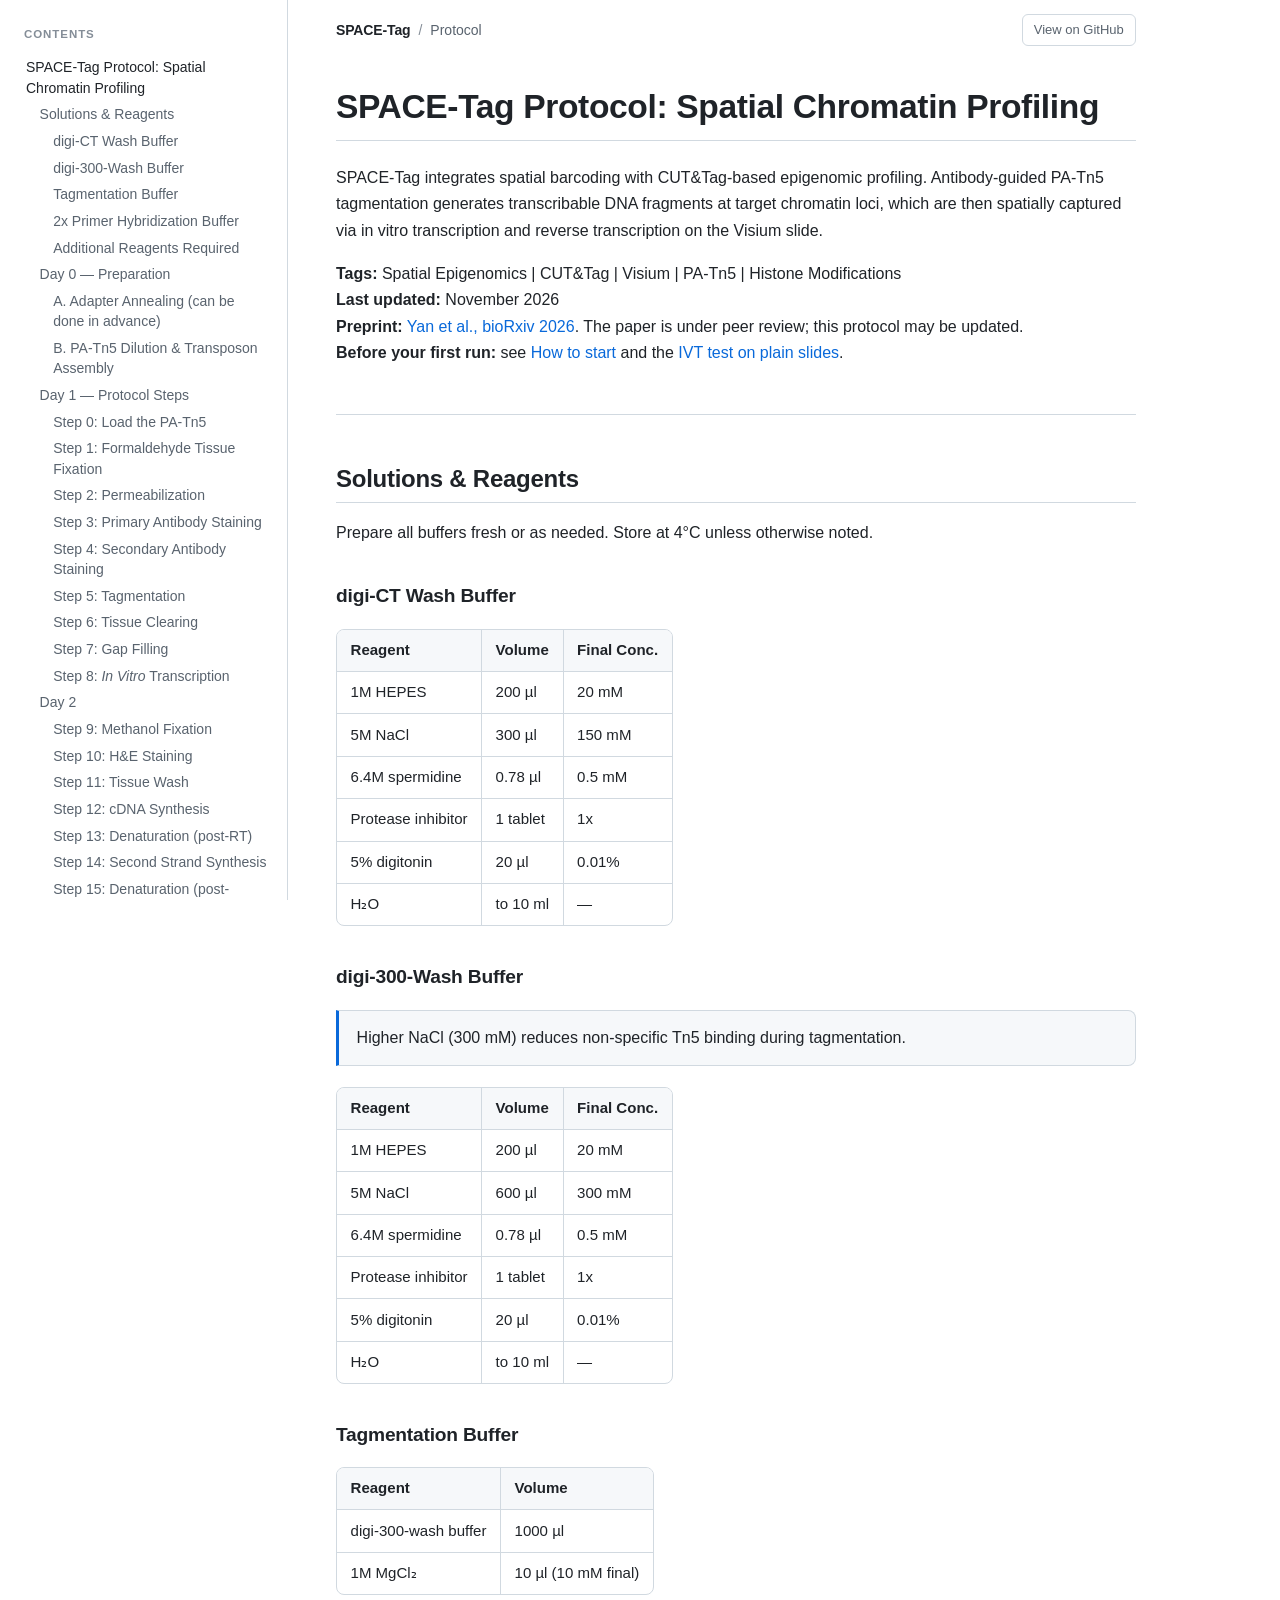
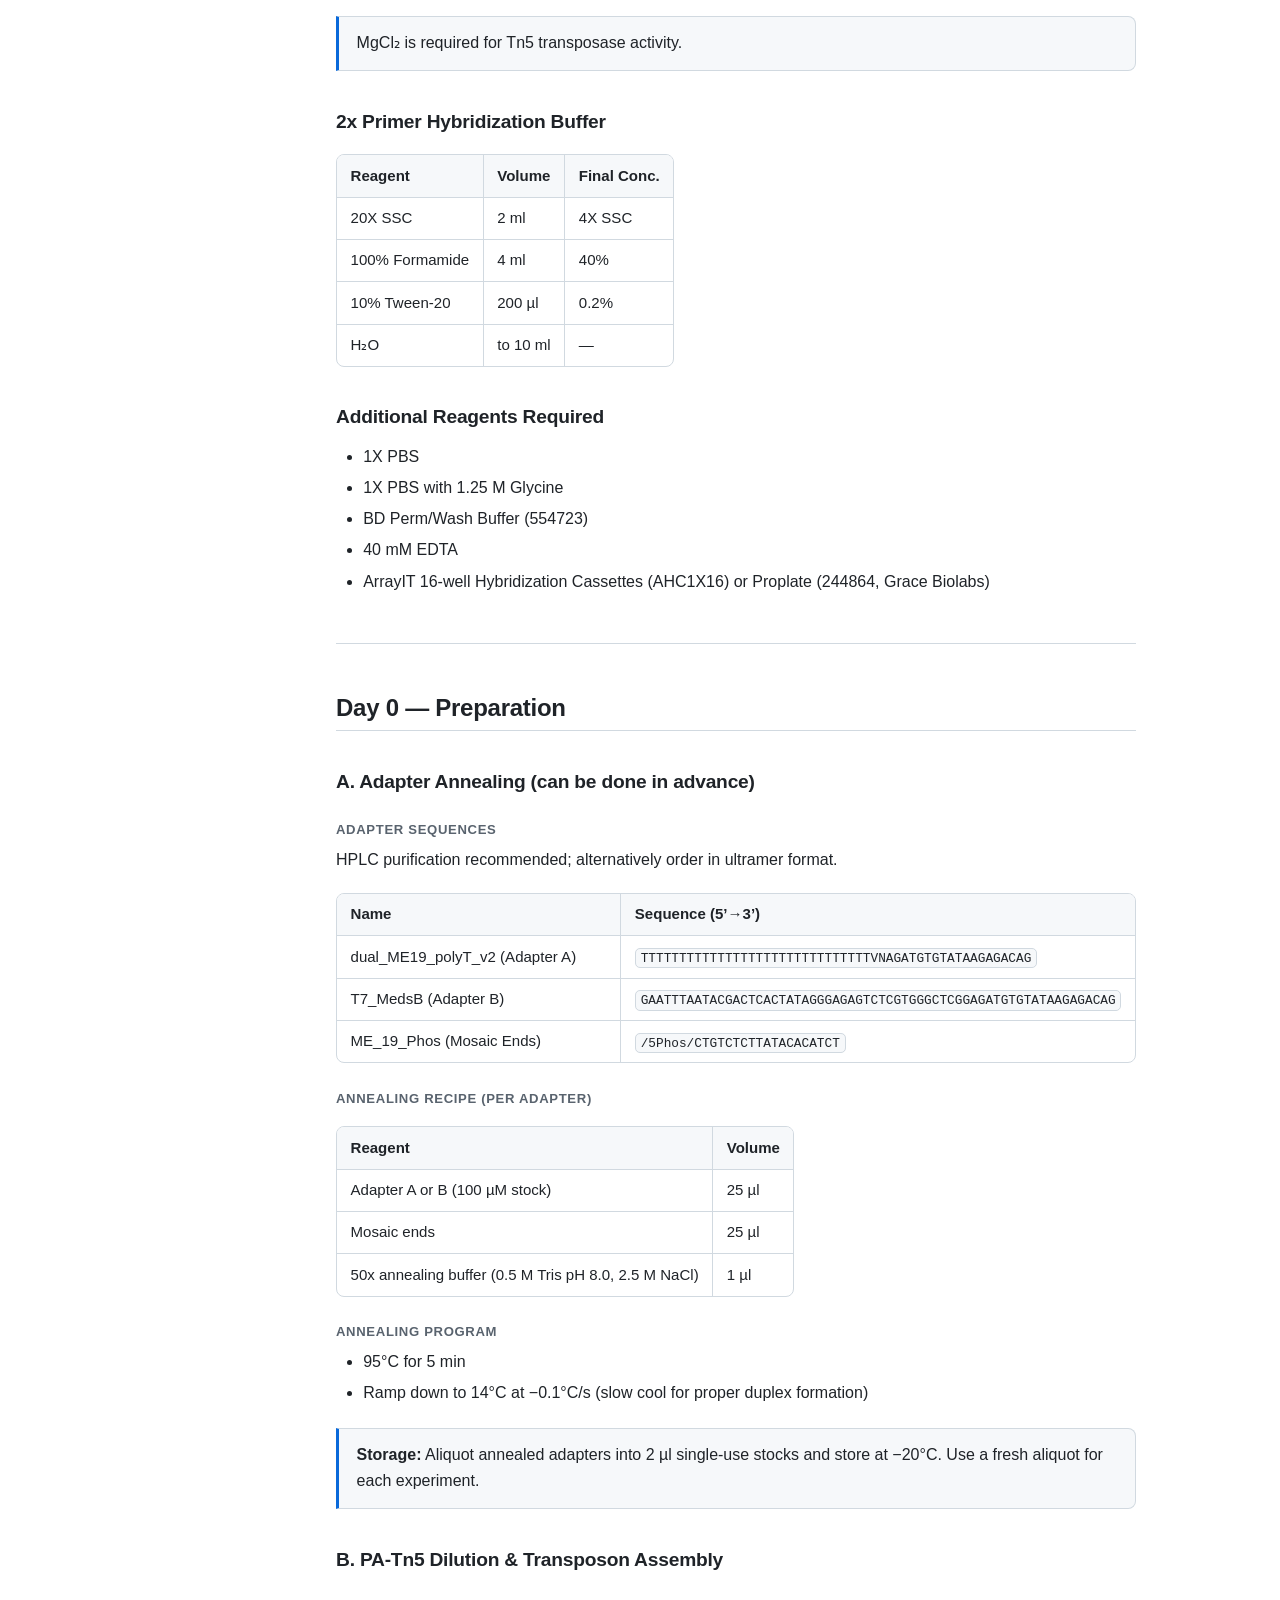
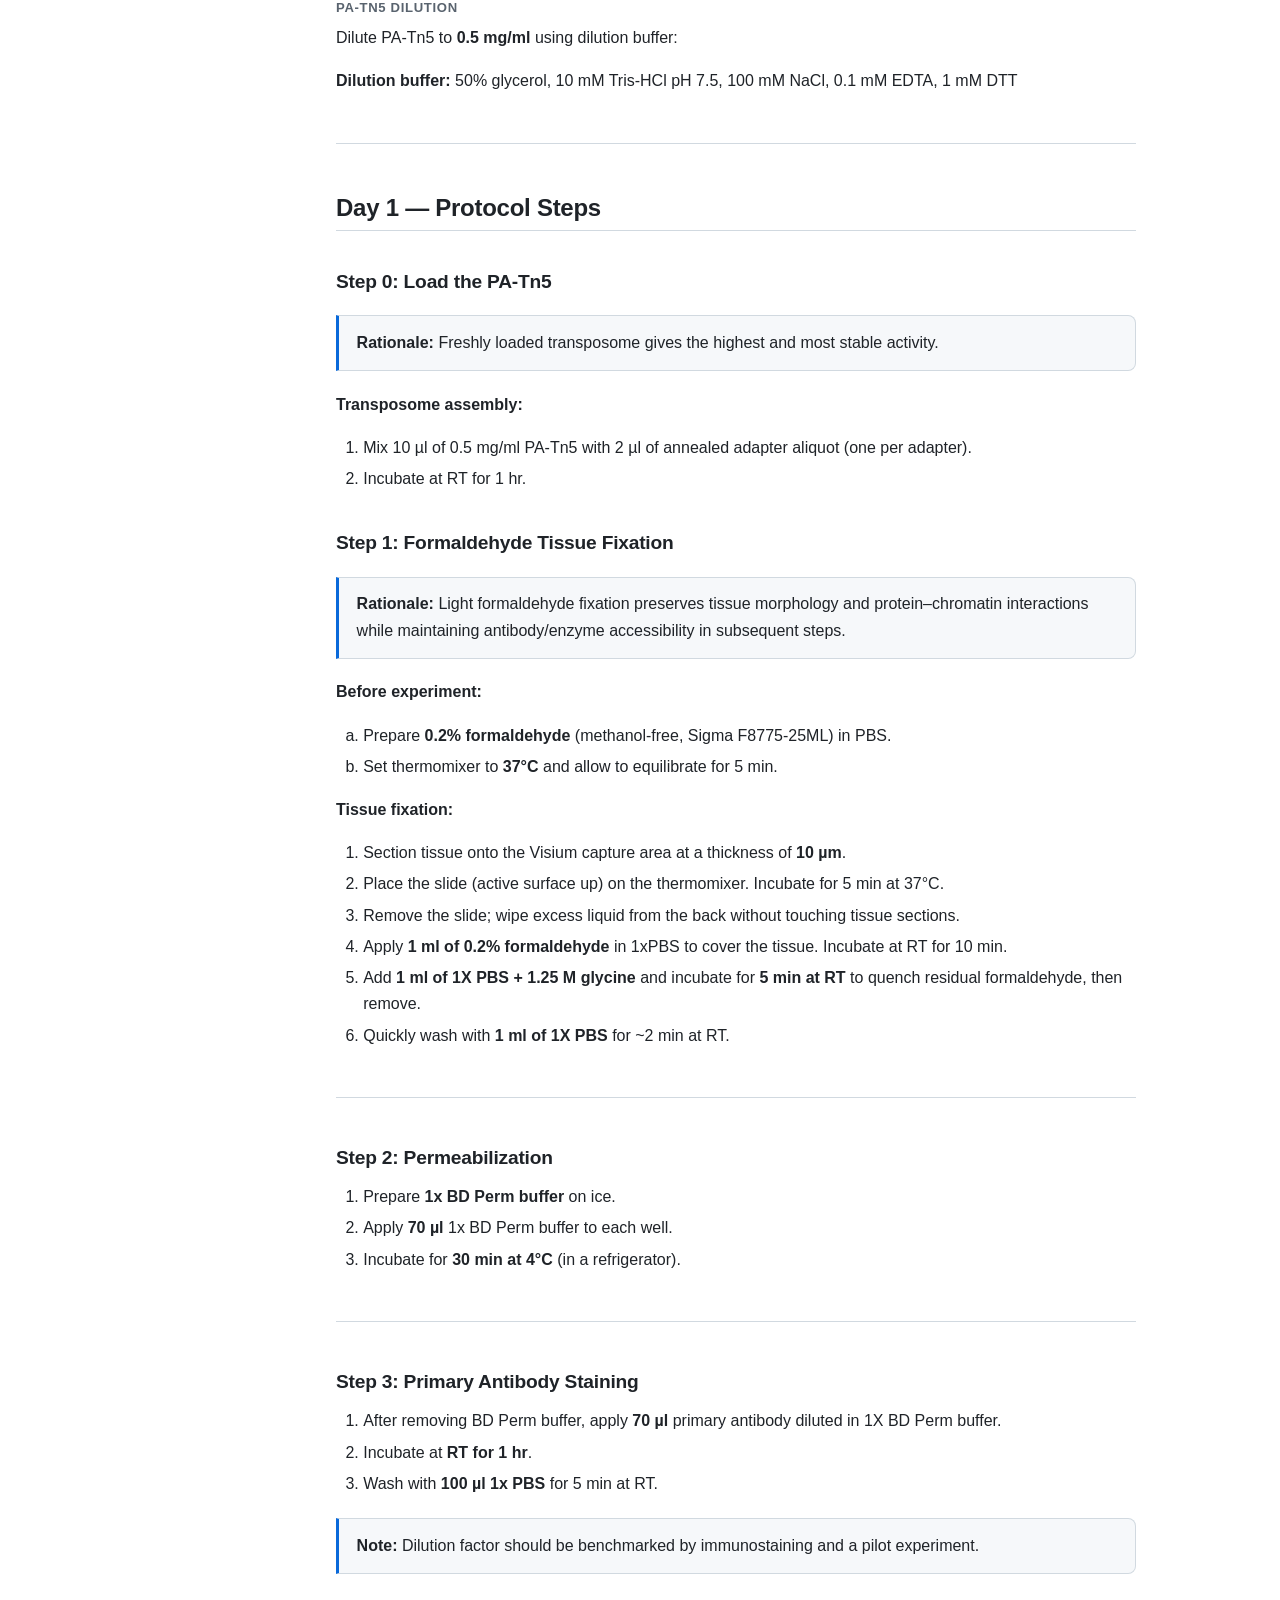
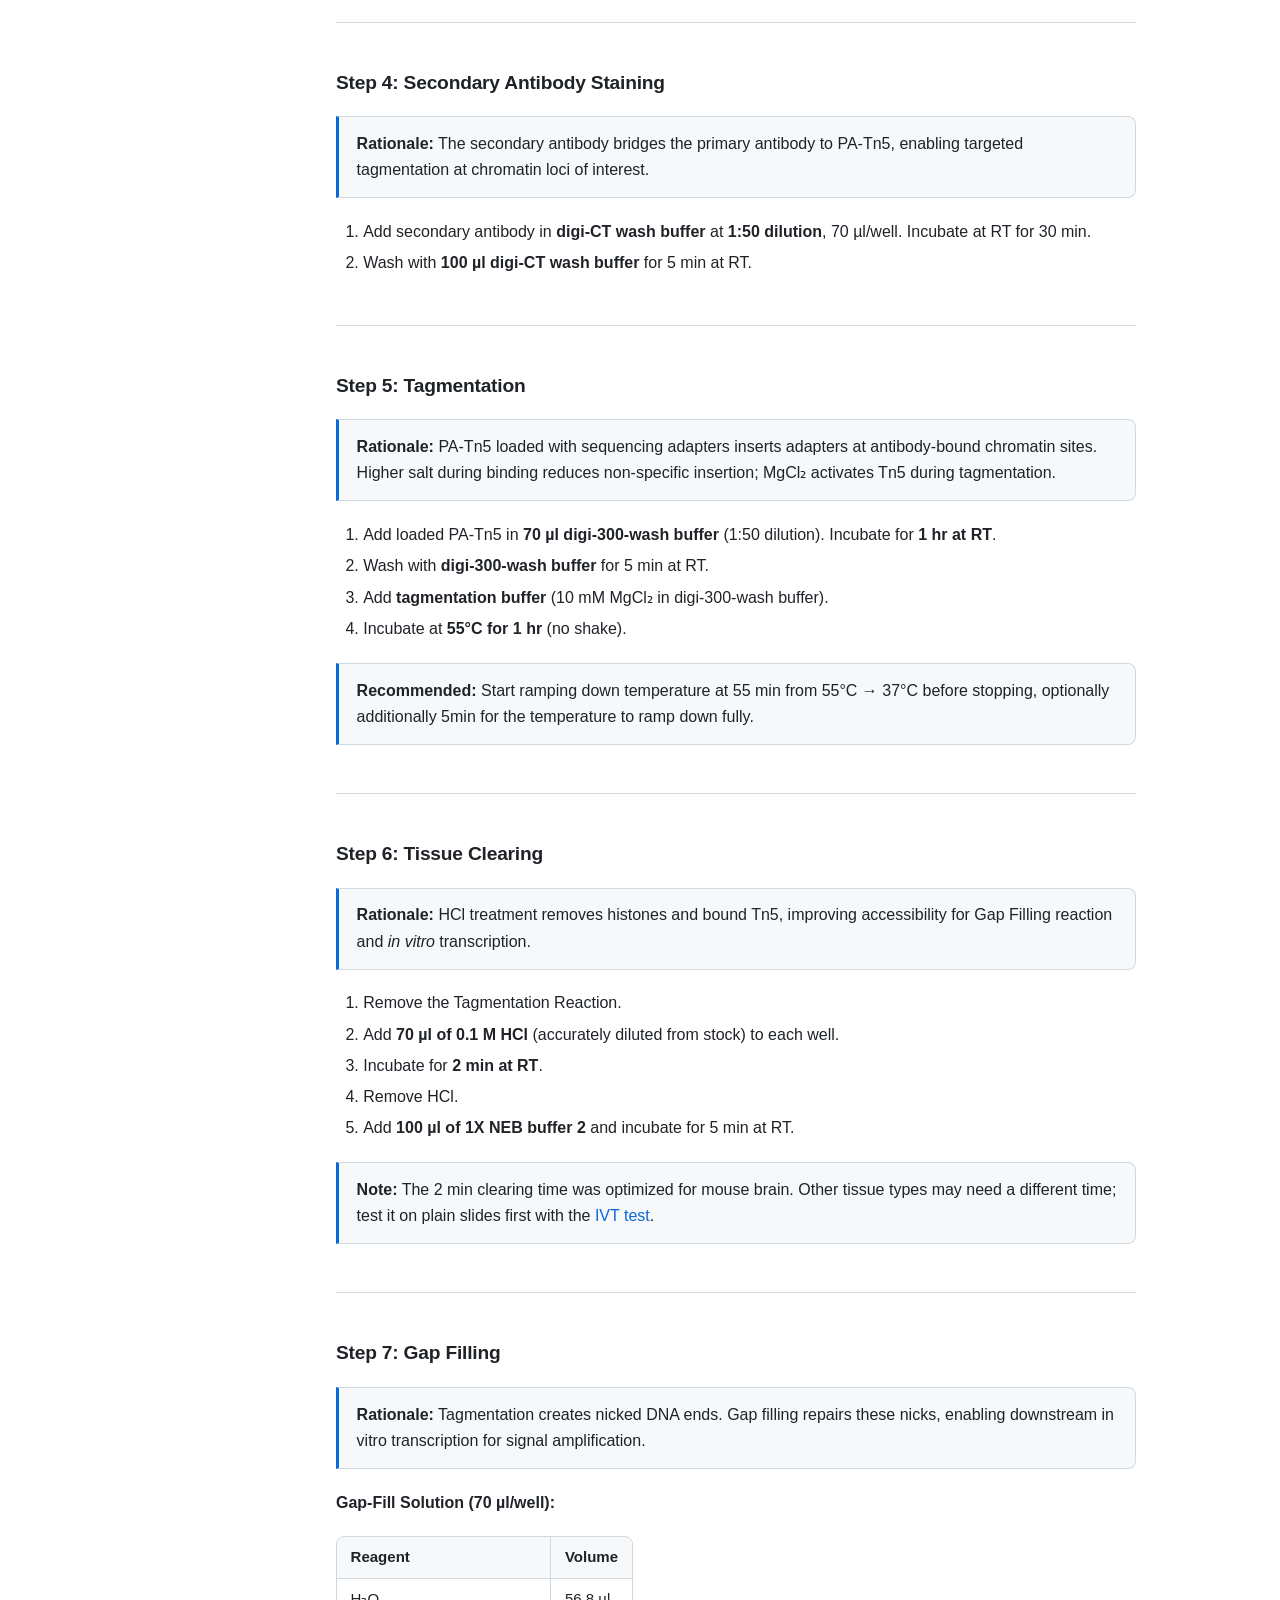
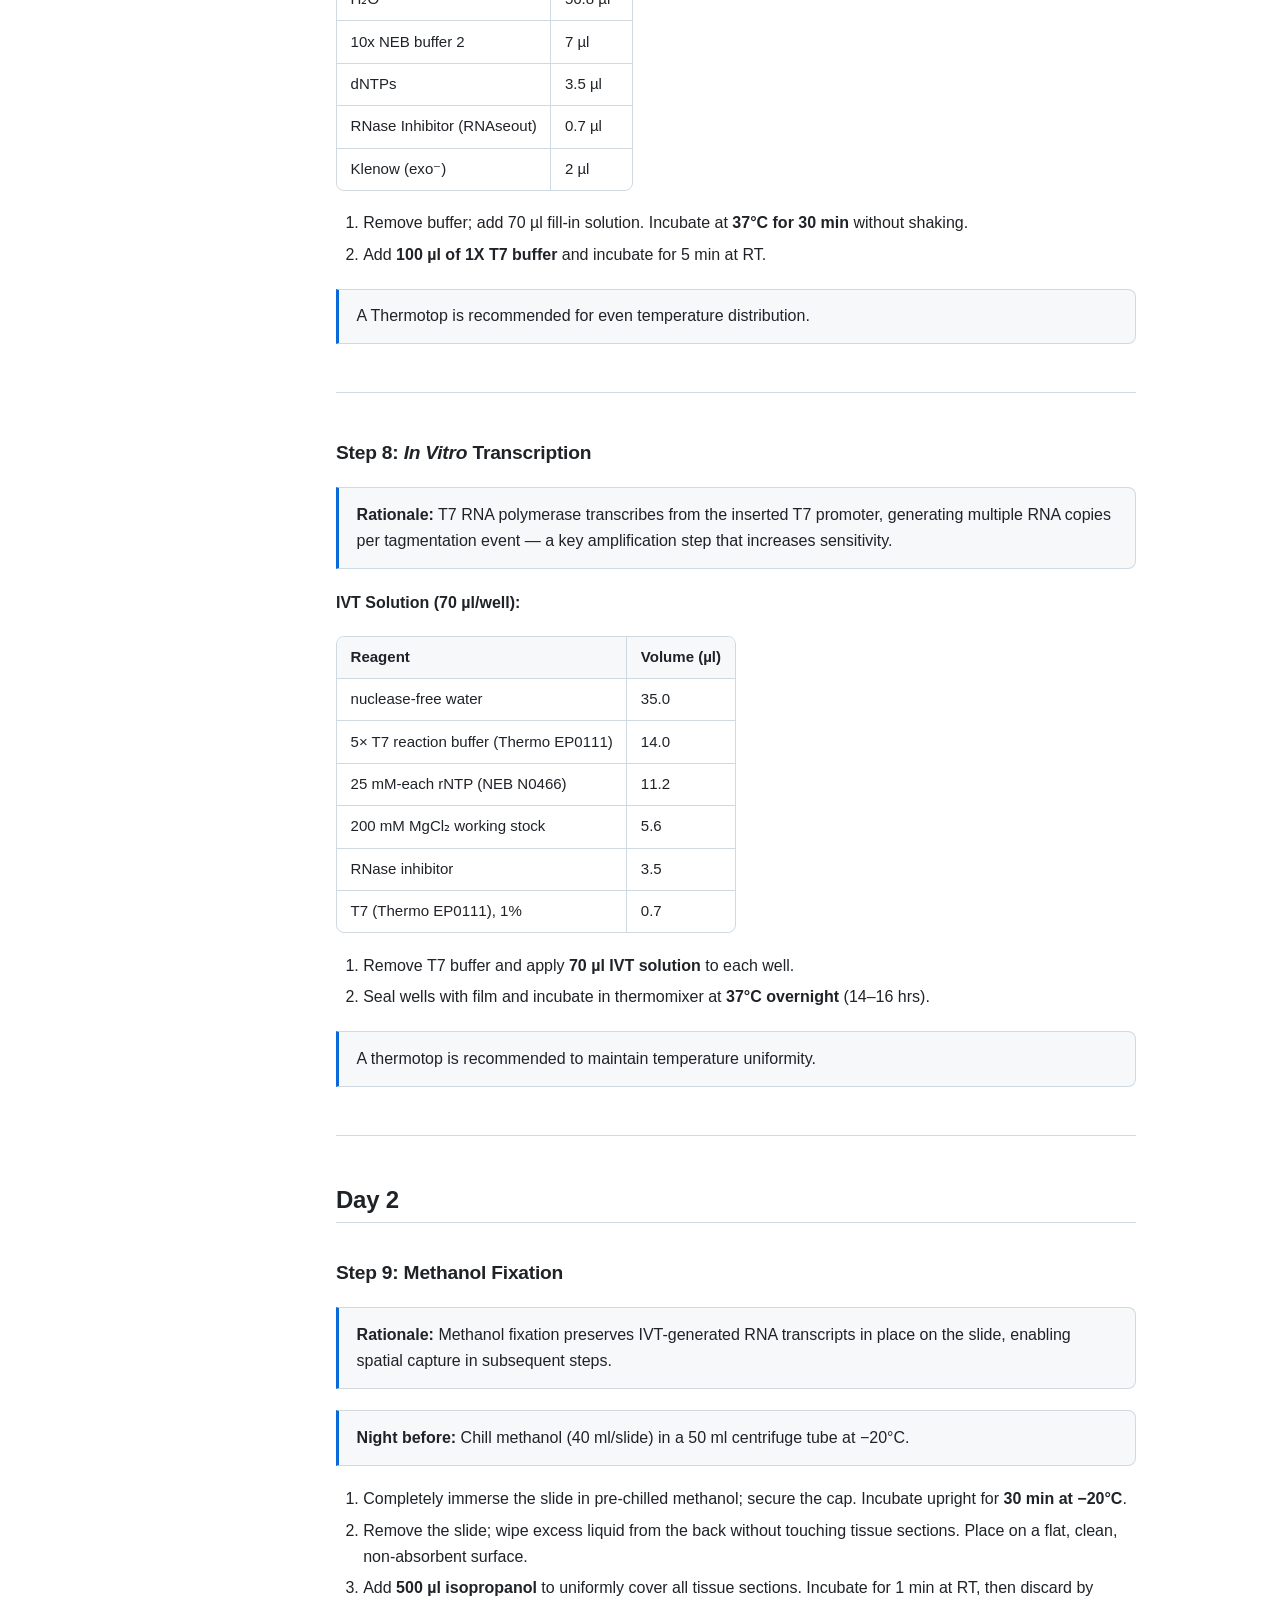
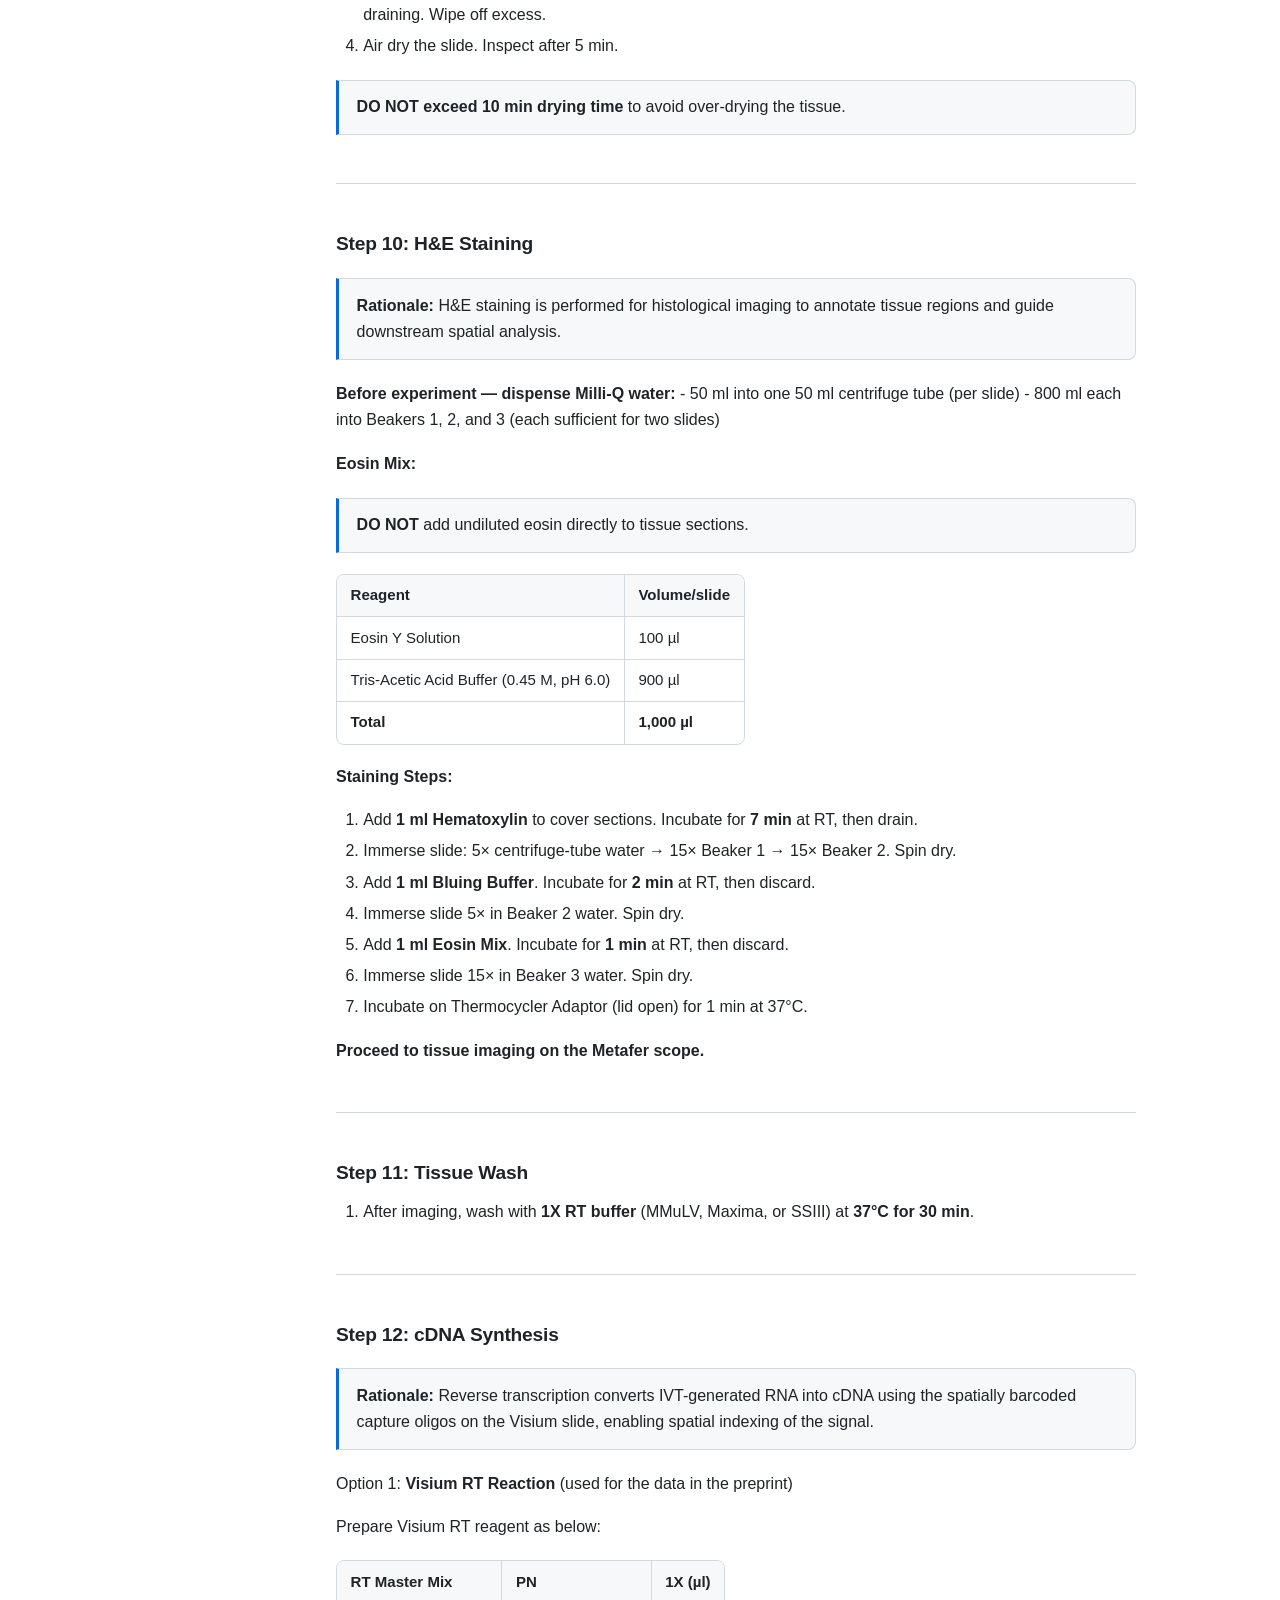
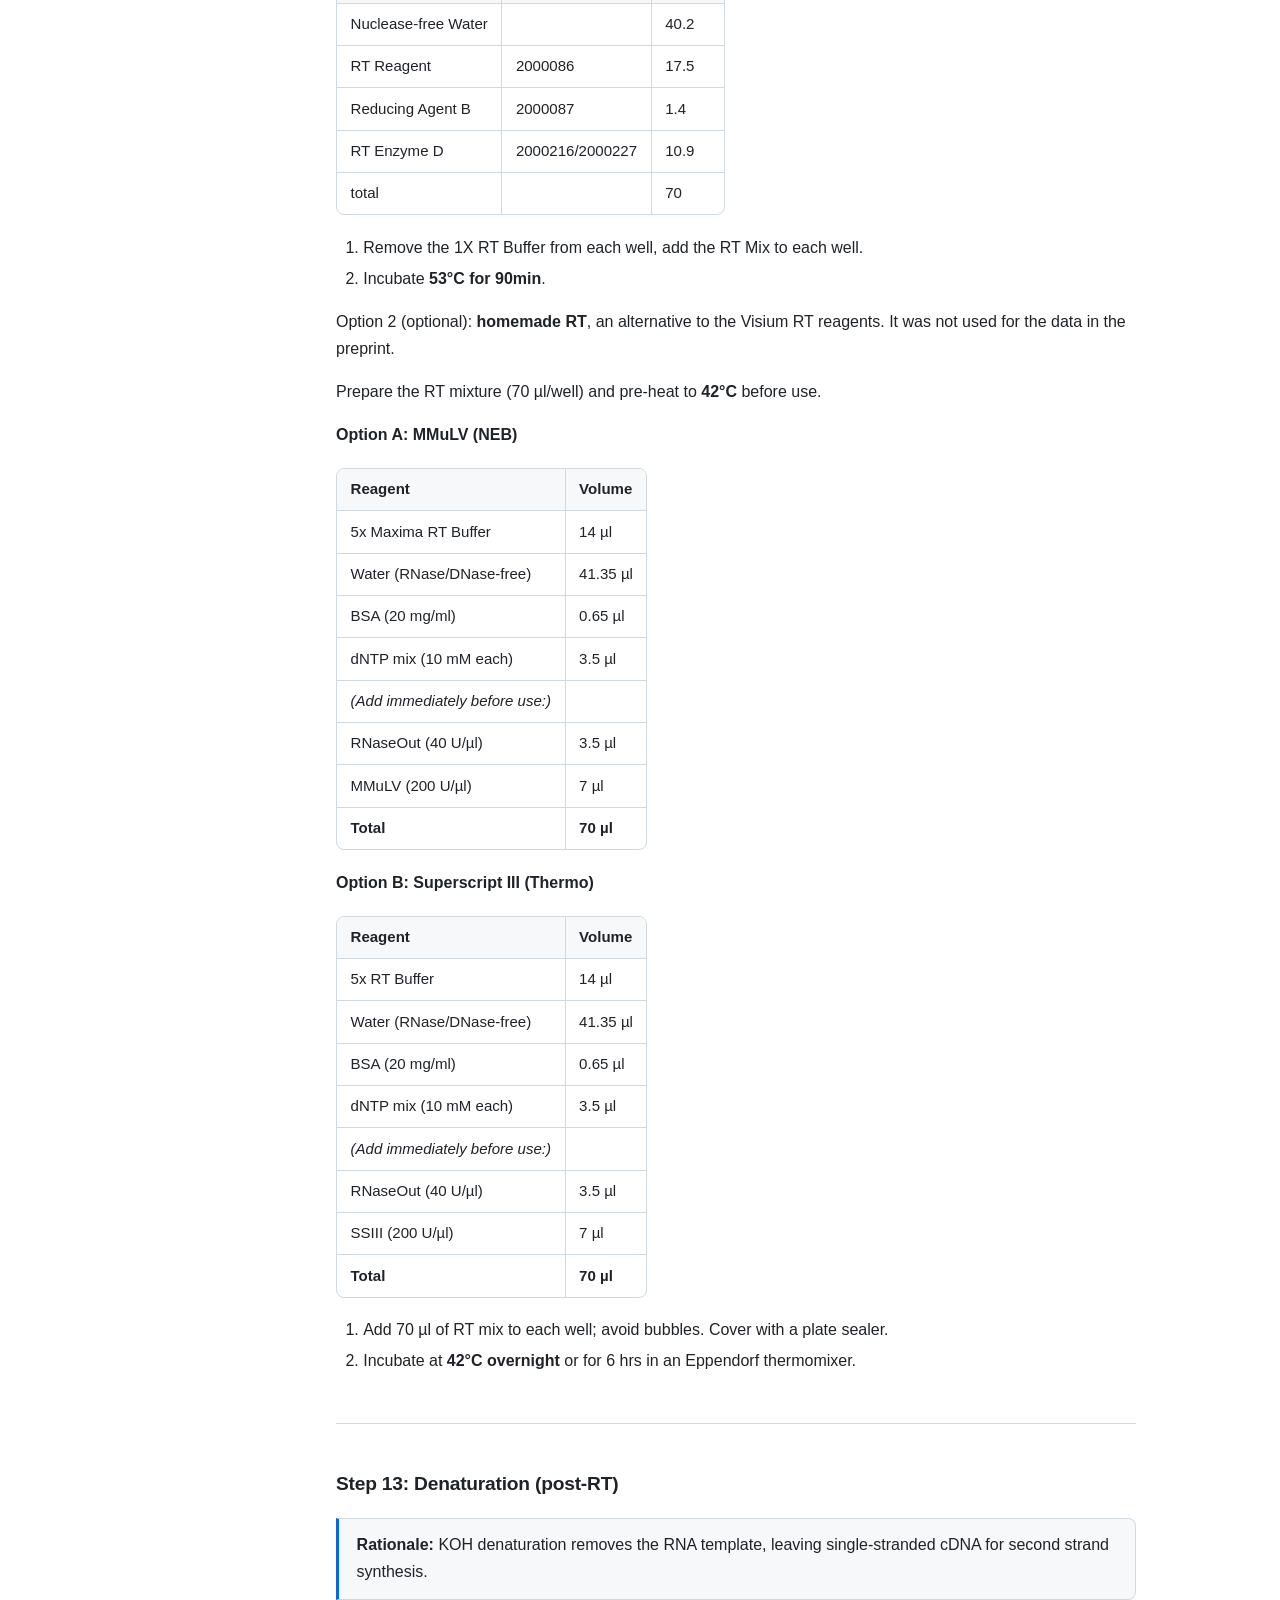
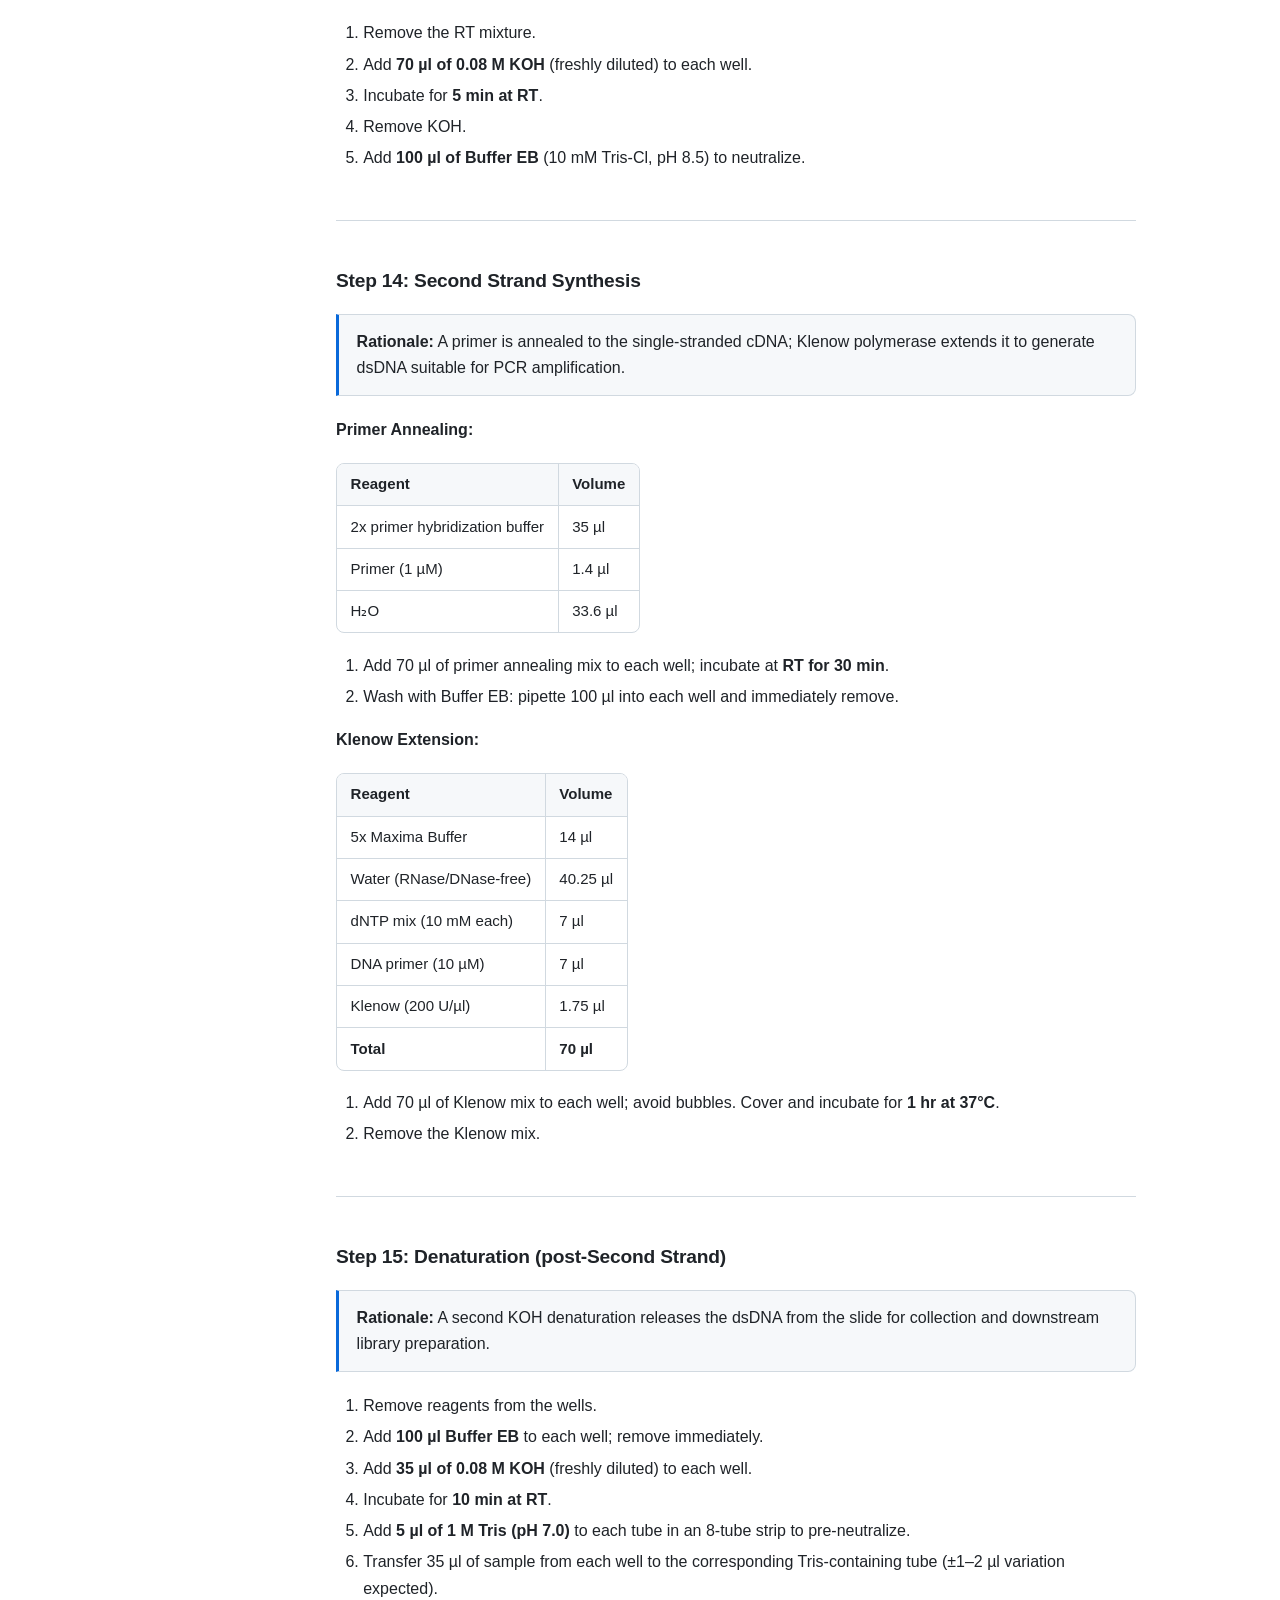
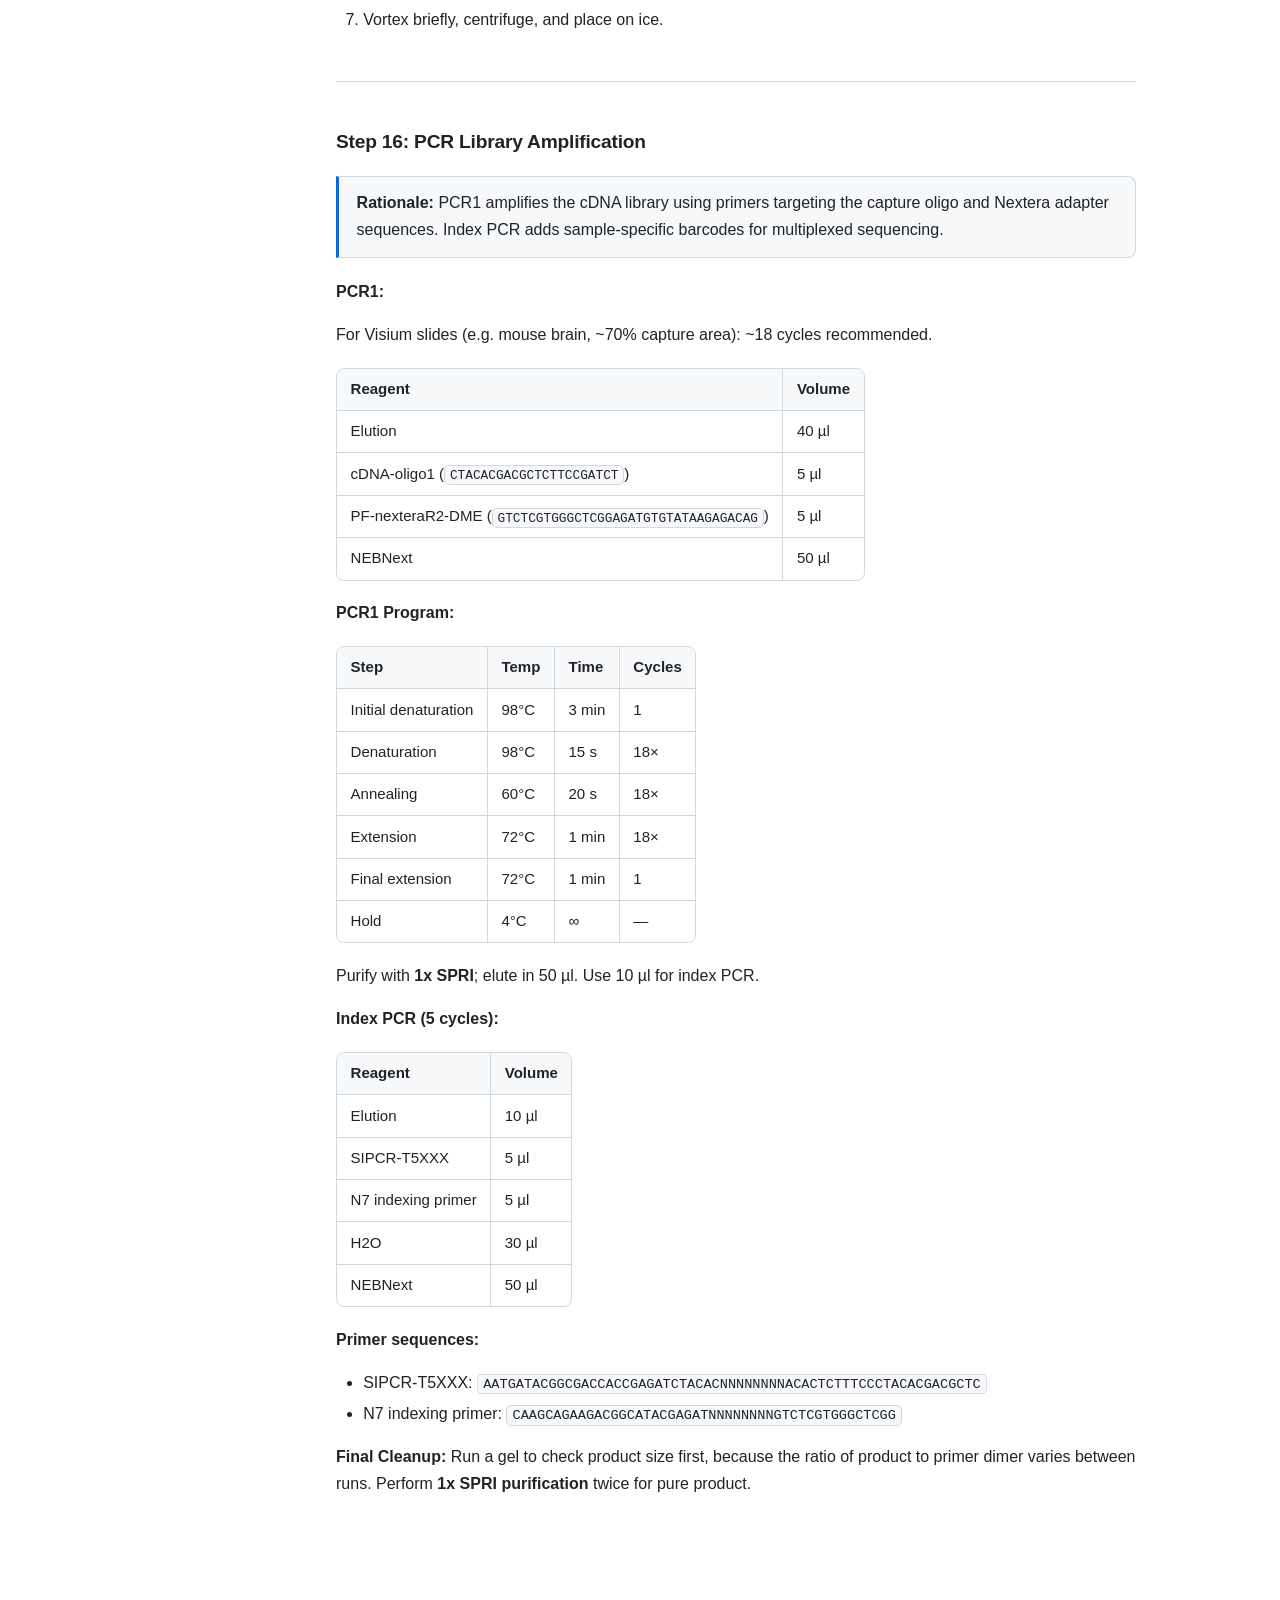
<file: index.html>
<!DOCTYPE html>
<html xmlns="http://www.w3.org/1999/xhtml" lang xml:lang>
<head>
  <meta charset="utf-8" />
  <meta name="generator" content="pandoc" />
  <meta name="viewport" content="width=device-width, initial-scale=1.0, user-scalable=yes" />
  <title>SPACE-Tag Protocol: Spatial Chromatin Profiling</title>
  <style>
code{white-space: pre-wrap;}
span.smallcaps{font-variant: small-caps;}
div.columns{display: flex; gap: min(4vw, 1.5em);}
div.column{flex: auto; overflow-x: auto;}
div.hanging-indent{margin-left: 1.5em; text-indent: -1.5em;}
ul.task-list{list-style: none;}
ul.task-list li input[type="checkbox"] {
width: 0.8em;
margin: 0 0.8em 0.2em -1.6em;
vertical-align: middle;
}
.display.math{display: block; text-align: center; margin: 0.5rem auto;}
</style>
  <style type="text/css">
:root {
--fg: #1f2328;
--muted: #59636e;
--faint: #848d97;
--accent: #0969da;
--border: #d1d9e0;
--bg-soft: #f6f8fa;
--bg: #ffffff;
--sidebar-w: 18rem;
--content-w: 50rem;
}
@media (prefers-color-scheme: dark) {
:root {
--fg: #e6edf3;
--muted: #9198a1;
--faint: #6e7681;
--accent: #4493f8;
--border: #30363d;
--bg-soft: #161b22;
--bg: #0d1117;
}
}
* { box-sizing: border-box; }
html { -webkit-text-size-adjust: 100%; scroll-behavior: smooth; }
body {
font-family: -apple-system, BlinkMacSystemFont, "Segoe UI", "Noto Sans",
Helvetica, Arial, sans-serif;
font-size: 16px;
line-height: 1.65;
color: var(--fg);
background: var(--bg);
margin: 0;
padding: 0 1.5rem 6rem;
word-wrap: break-word;
}

.topbar {
display: flex;
align-items: center;
gap: .5rem;
font-size: .875rem;
padding: .9rem 0 1.6rem;
color: var(--muted);
}
.topbar-mark { font-weight: 600; color: var(--fg); letter-spacing: -.01em; }
.topbar-sep { color: var(--faint); }
.topbar-label { color: var(--muted); }
.topbar-link {
margin-left: auto;
color: var(--muted);
border: 1px solid var(--border);
border-radius: 6px;
padding: .25rem .7rem;
font-size: .8125rem;
text-decoration: none;
white-space: nowrap;
}
.topbar-link:hover { color: var(--accent); border-color: var(--accent); text-decoration: none; }


body > *:not(nav#TOC) {
max-width: var(--content-w);
margin-right: auto;
}

h1, h2, h3, h4, h5, h6 {
margin: 2em 0 .7em;
font-weight: 600;
line-height: 1.3;
letter-spacing: -.011em;
scroll-margin-top: 1.5rem;
}
h1 { font-size: 2.1em; margin-top: .4em; padding-bottom: .35em; border-bottom: 1px solid var(--border); }
h2 { font-size: 1.5em; padding-bottom: .3em; border-bottom: 1px solid var(--border); }
h3 { font-size: 1.2em; }
h4 { font-size: 1em; color: var(--muted); text-transform: uppercase; letter-spacing: .05em; font-size: .82em; }

a { color: var(--accent); text-decoration: none; }
a:hover { text-decoration: underline; }
p { margin: 0 0 1.05em; }
ul, ol { margin: 0 0 1.05em; padding-left: 1.7em; }
li + li { margin-top: .3em; }
li > ul, li > ol { margin-top: .3em; margin-bottom: .3em; }
strong { font-weight: 600; }

code {
font-family: ui-monospace, SFMono-Regular, "SF Mono", Menlo, Consolas,
"Liberation Mono", monospace;
font-size: 85%;
background: var(--bg-soft);
border: 1px solid var(--border);
border-radius: 5px;
padding: .12em .38em;
}
pre {
background: var(--bg-soft);
border: 1px solid var(--border);
border-radius: 8px;
padding: 1em 1.1em;
overflow-x: auto;
line-height: 1.5;
font-size: .9em;
}
pre code { background: none; border: 0; padding: 0; font-size: 100%; }

blockquote {
margin: 1.3em 0;
padding: .85em 1.1em;
background: var(--bg-soft);
border: 1px solid var(--border);
border-left: 3px solid var(--accent);
border-radius: 0 8px 8px 0;
color: var(--fg);
}
blockquote > :first-child { margin-top: 0; }
blockquote > :last-child { margin-bottom: 0; }

table {
border-collapse: collapse;
display: block;
width: fit-content;
max-width: 100%;
overflow-x: auto;
margin: 1.3em 0;
font-size: .94em;
border: 1px solid var(--border);
border-radius: 8px;
}
th, td {
border-bottom: 1px solid var(--border);
border-right: 1px solid var(--border);
padding: .55em .9em;
text-align: left;
vertical-align: top;
}
th:last-child, td:last-child { border-right: 0; }
tbody tr:last-child td { border-bottom: 0; }
th { background: var(--bg-soft); font-weight: 600; white-space: nowrap; }

hr { height: 1px; border: 0; background: var(--border); margin: 3em 0; }

nav#TOC {
font-size: .875rem;
line-height: 1.45;
}
nav#TOC::before {
content: "Contents";
display: block;
font-weight: 600;
font-size: .72rem;
color: var(--faint);
text-transform: uppercase;
letter-spacing: .08em;
margin-bottom: .75rem;
}
nav#TOC ul { list-style: none; margin: 0; padding-left: .85rem; }
nav#TOC > ul { padding-left: 0; }
nav#TOC li { margin: 0; }
nav#TOC a {
display: block;
padding: .2rem 0;
color: var(--muted);
border-left: 2px solid transparent;
padding-left: .6rem;
margin-left: -.6rem;
}
nav#TOC a:hover {
color: var(--accent);
border-left-color: var(--accent);
text-decoration: none;
}
nav#TOC > ul > li > a { color: var(--fg); font-weight: 500; }

@media (min-width: 1080px) {
body { padding-left: calc(var(--sidebar-w) + 3rem); }
nav#TOC {
position: fixed;
top: 0;
left: 0;
bottom: 0;
width: var(--sidebar-w);
padding: 1.6rem 1.1rem 2rem 1.5rem;
overflow-y: auto;
overscroll-behavior: contain;
border-right: 1px solid var(--border);
background: var(--bg);
}
nav#TOC::-webkit-scrollbar { width: 8px; }
nav#TOC::-webkit-scrollbar-thumb { background: var(--border); border-radius: 4px; }
}

@media (max-width: 1079px) {
nav#TOC {
max-width: var(--content-w);
margin: 0 auto 2.5rem;
padding: 1rem 1.2rem;
background: var(--bg-soft);
border: 1px solid var(--border);
border-radius: 8px;
}
}
@media (max-width: 600px) {
body { padding-left: 1rem; padding-right: 1rem; font-size: 15px; }
h1 { font-size: 1.65em; }
h2 { font-size: 1.3em; }
.topbar-link { display: none; }
}
</style>
  <!--[if lt IE 9]>
    <script src="//cdnjs.cloudflare.com/ajax/libs/html5shiv/3.7.3/html5shiv-printshiv.min.js"></script>
  <![endif]-->
</head>
<body>
<div class="topbar">
  <span class="topbar-mark">SPACE-Tag</span>
  <span class="topbar-sep">/</span>
  <span class="topbar-label">Protocol</span>
  <a class="topbar-link" href="https://github.com/chaoyan115/SPACE-Tag-protocol">View on GitHub</a>
</div>
<nav id="TOC" role="doc-toc">
<ul>
<li><a href="#space-tag-protocol-spatial-chromatin-profiling" id="toc-space-tag-protocol-spatial-chromatin-profiling">SPACE-Tag
Protocol: Spatial Chromatin Profiling</a>
<ul>
<li><a href="#solutions-reagents" id="toc-solutions-reagents">Solutions
&amp; Reagents</a>
<ul>
<li><a href="#digi-ct-wash-buffer" id="toc-digi-ct-wash-buffer">digi-CT
Wash Buffer</a></li>
<li><a href="#digi-300-wash-buffer" id="toc-digi-300-wash-buffer">digi-300-Wash Buffer</a></li>
<li><a href="#tagmentation-buffer" id="toc-tagmentation-buffer">Tagmentation Buffer</a></li>
<li><a href="#x-primer-hybridization-buffer" id="toc-x-primer-hybridization-buffer">2x Primer Hybridization
Buffer</a></li>
<li><a href="#additional-reagents-required" id="toc-additional-reagents-required">Additional Reagents
Required</a></li>
</ul></li>
<li><a href="#day-0-preparation" id="toc-day-0-preparation">Day 0 —
Preparation</a>
<ul>
<li><a href="#a.-adapter-annealing-can-be-done-in-advance" id="toc-a.-adapter-annealing-can-be-done-in-advance">A. Adapter
Annealing (can be done in advance)</a></li>
<li><a href="#b.-pa-tn5-dilution-transposon-assembly" id="toc-b.-pa-tn5-dilution-transposon-assembly">B. PA-Tn5 Dilution &amp;
Transposon Assembly</a></li>
</ul></li>
<li><a href="#day-1-protocol-steps" id="toc-day-1-protocol-steps">Day 1
— Protocol Steps</a>
<ul>
<li><a href="#step-0-load-the-pa-tn5" id="toc-step-0-load-the-pa-tn5">Step 0: Load the PA-Tn5</a></li>
<li><a href="#step-1-formaldehyde-tissue-fixation" id="toc-step-1-formaldehyde-tissue-fixation">Step 1: Formaldehyde Tissue
Fixation</a></li>
<li><a href="#step-2-permeabilization" id="toc-step-2-permeabilization">Step 2: Permeabilization</a></li>
<li><a href="#step-3-primary-antibody-staining" id="toc-step-3-primary-antibody-staining">Step 3: Primary Antibody
Staining</a></li>
<li><a href="#step-4-secondary-antibody-staining" id="toc-step-4-secondary-antibody-staining">Step 4: Secondary Antibody
Staining</a></li>
<li><a href="#step-5-tagmentation" id="toc-step-5-tagmentation">Step 5:
Tagmentation</a></li>
<li><a href="#step-6-tissue-clearing" id="toc-step-6-tissue-clearing">Step 6: Tissue Clearing</a></li>
<li><a href="#step-7-gap-filling" id="toc-step-7-gap-filling">Step 7:
Gap Filling</a></li>
<li><a href="#step-8-in-vitro-transcription" id="toc-step-8-in-vitro-transcription">Step 8: <em>In Vitro</em>
Transcription</a></li>
</ul></li>
<li><a href="#day-2" id="toc-day-2">Day 2</a>
<ul>
<li><a href="#step-9-methanol-fixation" id="toc-step-9-methanol-fixation">Step 9: Methanol Fixation</a></li>
<li><a href="#step-10-he-staining" id="toc-step-10-he-staining">Step 10:
H&amp;E Staining</a></li>
<li><a href="#step-11-tissue-wash" id="toc-step-11-tissue-wash">Step 11:
Tissue Wash</a></li>
<li><a href="#step-12-cdna-synthesis" id="toc-step-12-cdna-synthesis">Step 12: cDNA Synthesis</a></li>
<li><a href="#step-13-denaturation-post-rt" id="toc-step-13-denaturation-post-rt">Step 13: Denaturation
(post-RT)</a></li>
<li><a href="#step-14-second-strand-synthesis" id="toc-step-14-second-strand-synthesis">Step 14: Second Strand
Synthesis</a></li>
<li><a href="#step-15-denaturation-post-second-strand" id="toc-step-15-denaturation-post-second-strand">Step 15: Denaturation
(post-Second Strand)</a></li>
<li><a href="#step-16-pcr-library-amplification" id="toc-step-16-pcr-library-amplification">Step 16: PCR Library
Amplification</a></li>
</ul></li>
</ul></li>
</ul>
</nav>
<h1 id="space-tag-protocol-spatial-chromatin-profiling">SPACE-Tag
Protocol: Spatial Chromatin Profiling</h1>
<p>SPACE-Tag integrates spatial barcoding with CUT&amp;Tag-based
epigenomic profiling. Antibody-guided PA-Tn5 tagmentation generates
transcribable DNA fragments at target chromatin loci, which are then
spatially captured via in vitro transcription and reverse transcription
on the Visium slide.</p>
<p><strong>Tags:</strong> Spatial Epigenomics | CUT&amp;Tag | Visium |
PA-Tn5 | Histone Modifications<br />
<strong>Last updated:</strong> November 2026<br />
<strong>Preprint:</strong> <a href="https://doi.org/10.64898/2026.11.06.764689">Yan et al., bioRxiv
2026</a>. The paper is under peer review; this protocol may be
updated.<br />
<strong>Before your first run:</strong> see <a href="https://chaoyan115.github.io/SPACE-Tag-protocol/start.html">How to
start</a> and the <a href="https://chaoyan115.github.io/SPACE-Tag-protocol/ivt-test.html">IVT
test on plain slides</a>.</p>
<hr />
<h2 id="solutions-reagents">Solutions &amp; Reagents</h2>
<p>Prepare all buffers fresh or as needed. Store at 4°C unless otherwise
noted.</p>
<h3 id="digi-ct-wash-buffer">digi-CT Wash Buffer</h3>
<table>
<thead>
<tr class="header">
<th>Reagent</th>
<th>Volume</th>
<th>Final Conc.</th>
</tr>
</thead>
<tbody>
<tr class="odd">
<td>1M HEPES</td>
<td>200 µl</td>
<td>20 mM</td>
</tr>
<tr class="even">
<td>5M NaCl</td>
<td>300 µl</td>
<td>150 mM</td>
</tr>
<tr class="odd">
<td>6.4M spermidine</td>
<td>0.78 µl</td>
<td>0.5 mM</td>
</tr>
<tr class="even">
<td>Protease inhibitor</td>
<td>1 tablet</td>
<td>1x</td>
</tr>
<tr class="odd">
<td>5% digitonin</td>
<td>20 µl</td>
<td>0.01%</td>
</tr>
<tr class="even">
<td>H₂O</td>
<td>to 10 ml</td>
<td>—</td>
</tr>
</tbody>
</table>
<h3 id="digi-300-wash-buffer">digi-300-Wash Buffer</h3>
<blockquote>
<p>Higher NaCl (300 mM) reduces non-specific Tn5 binding during
tagmentation.</p>
</blockquote>
<table>
<thead>
<tr class="header">
<th>Reagent</th>
<th>Volume</th>
<th>Final Conc.</th>
</tr>
</thead>
<tbody>
<tr class="odd">
<td>1M HEPES</td>
<td>200 µl</td>
<td>20 mM</td>
</tr>
<tr class="even">
<td>5M NaCl</td>
<td>600 µl</td>
<td>300 mM</td>
</tr>
<tr class="odd">
<td>6.4M spermidine</td>
<td>0.78 µl</td>
<td>0.5 mM</td>
</tr>
<tr class="even">
<td>Protease inhibitor</td>
<td>1 tablet</td>
<td>1x</td>
</tr>
<tr class="odd">
<td>5% digitonin</td>
<td>20 µl</td>
<td>0.01%</td>
</tr>
<tr class="even">
<td>H₂O</td>
<td>to 10 ml</td>
<td>—</td>
</tr>
</tbody>
</table>
<h3 id="tagmentation-buffer">Tagmentation Buffer</h3>
<table>
<thead>
<tr class="header">
<th>Reagent</th>
<th>Volume</th>
</tr>
</thead>
<tbody>
<tr class="odd">
<td>digi-300-wash buffer</td>
<td>1000 µl</td>
</tr>
<tr class="even">
<td>1M MgCl₂</td>
<td>10 µl (10 mM final)</td>
</tr>
</tbody>
</table>
<blockquote>
<p>MgCl₂ is required for Tn5 transposase activity.</p>
</blockquote>
<h3 id="x-primer-hybridization-buffer">2x Primer Hybridization
Buffer</h3>
<table>
<thead>
<tr class="header">
<th>Reagent</th>
<th>Volume</th>
<th>Final Conc.</th>
</tr>
</thead>
<tbody>
<tr class="odd">
<td>20X SSC</td>
<td>2 ml</td>
<td>4X SSC</td>
</tr>
<tr class="even">
<td>100% Formamide</td>
<td>4 ml</td>
<td>40%</td>
</tr>
<tr class="odd">
<td>10% Tween-20</td>
<td>200 µl</td>
<td>0.2%</td>
</tr>
<tr class="even">
<td>H₂O</td>
<td>to 10 ml</td>
<td>—</td>
</tr>
</tbody>
</table>
<h3 id="additional-reagents-required">Additional Reagents Required</h3>
<ul>
<li>1X PBS</li>
<li>1X PBS with 1.25 M Glycine</li>
<li>BD Perm/Wash Buffer (554723)</li>
<li>40 mM EDTA</li>
<li>ArrayIT 16-well Hybridization Cassettes (AHC1X16) or Proplate
(244864, Grace Biolabs)</li>
</ul>
<hr />
<h2 id="day-0-preparation">Day 0 — Preparation</h2>
<h3 id="a.-adapter-annealing-can-be-done-in-advance">A. Adapter
Annealing (can be done in advance)</h3>
<h4 id="adapter-sequences">Adapter Sequences</h4>
<p>HPLC purification recommended; alternatively order in ultramer
format.</p>
<table>
<colgroup>
<col style="width: 50%" />
<col style="width: 50%" />
</colgroup>
<thead>
<tr class="header">
<th>Name</th>
<th>Sequence (5’→3’)</th>
</tr>
</thead>
<tbody>
<tr class="odd">
<td>dual_ME19_polyT_v2 (Adapter A)</td>
<td><code>TTTTTTTTTTTTTTTTTTTTTTTTTTTTTTVNAGATGTGTATAAGAGACAG</code></td>
</tr>
<tr class="even">
<td>T7_MedsB (Adapter B)</td>
<td><code>GAATTTAATACGACTCACTATAGGGAGAGTCTCGTGGGCTCGGAGATGTGTATAAGAGACAG</code></td>
</tr>
<tr class="odd">
<td>ME_19_Phos (Mosaic Ends)</td>
<td><code>/5Phos/CTGTCTCTTATACACATCT</code></td>
</tr>
</tbody>
</table>
<h4 id="annealing-recipe-per-adapter">Annealing Recipe (per
adapter)</h4>
<table>
<thead>
<tr class="header">
<th>Reagent</th>
<th>Volume</th>
</tr>
</thead>
<tbody>
<tr class="odd">
<td>Adapter A or B (100 µM stock)</td>
<td>25 µl</td>
</tr>
<tr class="even">
<td>Mosaic ends</td>
<td>25 µl</td>
</tr>
<tr class="odd">
<td>50x annealing buffer (0.5 M Tris pH 8.0, 2.5 M NaCl)</td>
<td>1 µl</td>
</tr>
</tbody>
</table>
<h4 id="annealing-program">Annealing Program</h4>
<ul>
<li>95°C for 5 min</li>
<li>Ramp down to 14°C at −0.1°C/s (slow cool for proper duplex
formation)</li>
</ul>
<blockquote>
<p><strong>Storage:</strong> Aliquot annealed adapters into 2 µl
single-use stocks and store at −20°C. Use a fresh aliquot for each
experiment.</p>
</blockquote>
<h3 id="b.-pa-tn5-dilution-transposon-assembly">B. PA-Tn5 Dilution &amp;
Transposon Assembly</h3>
<h4 id="pa-tn5-dilution">PA-Tn5 Dilution</h4>
<p>Dilute PA-Tn5 to <strong>0.5 mg/ml</strong> using dilution
buffer:</p>
<p><strong>Dilution buffer:</strong> 50% glycerol, 10 mM Tris-HCl pH
7.5, 100 mM NaCl, 0.1 mM EDTA, 1 mM DTT</p>
<hr />
<h2 id="day-1-protocol-steps">Day 1 — Protocol Steps</h2>
<h3 id="step-0-load-the-pa-tn5">Step 0: Load the PA-Tn5</h3>
<blockquote>
<p><strong>Rationale:</strong> Freshly loaded transposome gives the
highest and most stable activity.</p>
</blockquote>
<p><strong>Transposome assembly:</strong></p>
<ol type="1">
<li>Mix 10 µl of 0.5 mg/ml PA-Tn5 with 2 µl of annealed adapter aliquot
(one per adapter).</li>
<li>Incubate at RT for 1 hr.</li>
</ol>
<h3 id="step-1-formaldehyde-tissue-fixation">Step 1: Formaldehyde Tissue
Fixation</h3>
<blockquote>
<p><strong>Rationale:</strong> Light formaldehyde fixation preserves
tissue morphology and protein–chromatin interactions while maintaining
antibody/enzyme accessibility in subsequent steps.</p>
</blockquote>
<p><strong>Before experiment:</strong></p>
<ol type="a">
<li>Prepare <strong>0.2% formaldehyde</strong> (methanol-free, Sigma
F8775-25ML) in PBS.<br />
</li>
<li>Set thermomixer to <strong>37°C</strong> and allow to equilibrate
for 5 min.</li>
</ol>
<p><strong>Tissue fixation:</strong></p>
<ol type="1">
<li>Section tissue onto the Visium capture area at a thickness of
<strong>10 µm</strong>.</li>
<li>Place the slide (active surface up) on the thermomixer. Incubate for
5 min at 37°C.</li>
<li>Remove the slide; wipe excess liquid from the back without touching
tissue sections.</li>
<li>Apply <strong>1 ml of 0.2% formaldehyde</strong> in 1xPBS to cover
the tissue. Incubate at RT for 10 min.</li>
<li>Add <strong>1 ml of 1X PBS + 1.25 M glycine</strong> and incubate
for <strong>5 min at RT</strong> to quench residual formaldehyde, then
remove.</li>
<li>Quickly wash with <strong>1 ml of 1X PBS</strong> for ~2 min at
RT.</li>
</ol>
<hr />
<h3 id="step-2-permeabilization">Step 2: Permeabilization</h3>
<ol type="1">
<li>Prepare <strong>1x BD Perm buffer</strong> on ice.</li>
<li>Apply <strong>70 µl</strong> 1x BD Perm buffer to each well.</li>
<li>Incubate for <strong>30 min at 4°C</strong> (in a
refrigerator).</li>
</ol>
<hr />
<h3 id="step-3-primary-antibody-staining">Step 3: Primary Antibody
Staining</h3>
<ol type="1">
<li>After removing BD Perm buffer, apply <strong>70 µl</strong> primary
antibody diluted in 1X BD Perm buffer.</li>
<li>Incubate at <strong>RT for 1 hr</strong>.</li>
<li>Wash with <strong>100 µl 1x PBS</strong> for 5 min at RT.</li>
</ol>
<blockquote>
<p><strong>Note:</strong> Dilution factor should be benchmarked by
immunostaining and a pilot experiment.</p>
</blockquote>
<hr />
<h3 id="step-4-secondary-antibody-staining">Step 4: Secondary Antibody
Staining</h3>
<blockquote>
<p><strong>Rationale:</strong> The secondary antibody bridges the
primary antibody to PA-Tn5, enabling targeted tagmentation at chromatin
loci of interest.</p>
</blockquote>
<ol type="1">
<li>Add secondary antibody in <strong>digi-CT wash buffer</strong> at
<strong>1:50 dilution</strong>, 70 µl/well. Incubate at RT for 30
min.</li>
<li>Wash with <strong>100 µl digi-CT wash buffer</strong> for 5 min at
RT.</li>
</ol>
<hr />
<h3 id="step-5-tagmentation">Step 5: Tagmentation</h3>
<blockquote>
<p><strong>Rationale:</strong> PA-Tn5 loaded with sequencing adapters
inserts adapters at antibody-bound chromatin sites. Higher salt during
binding reduces non-specific insertion; MgCl₂ activates Tn5 during
tagmentation.</p>
</blockquote>
<ol type="1">
<li>Add loaded PA-Tn5 in <strong>70 µl digi-300-wash buffer</strong>
(1:50 dilution). Incubate for <strong>1 hr at RT</strong>.</li>
<li>Wash with <strong>digi-300-wash buffer</strong> for 5 min at
RT.</li>
<li>Add <strong>tagmentation buffer</strong> (10 mM MgCl₂ in
digi-300-wash buffer).</li>
<li>Incubate at <strong>55°C for 1 hr</strong> (no shake).</li>
</ol>
<blockquote>
<p><strong>Recommended:</strong> Start ramping down temperature at 55
min from 55°C → 37°C before stopping, optionally additionally 5min for
the temperature to ramp down fully.</p>
</blockquote>
<hr />
<h3 id="step-6-tissue-clearing">Step 6: Tissue Clearing</h3>
<blockquote>
<p><strong>Rationale:</strong> HCl treatment removes histones and bound
Tn5, improving accessibility for Gap Filling reaction and <em>in
vitro</em> transcription.</p>
</blockquote>
<ol type="1">
<li>Remove the Tagmentation Reaction.</li>
<li>Add <strong>70 µl of 0.1 M HCl</strong> (accurately diluted from
stock) to each well.</li>
<li>Incubate for <strong>2 min at RT</strong>.</li>
<li>Remove HCl.</li>
<li>Add <strong>100 µl of 1X NEB buffer 2</strong> and incubate for 5
min at RT.</li>
</ol>
<blockquote>
<p><strong>Note:</strong> The 2 min clearing time was optimized for
mouse brain. Other tissue types may need a different time; test it on
plain slides first with the <a href="https://chaoyan115.github.io/SPACE-Tag-protocol/ivt-test.html">IVT
test</a>.</p>
</blockquote>
<hr />
<h3 id="step-7-gap-filling">Step 7: Gap Filling</h3>
<blockquote>
<p><strong>Rationale:</strong> Tagmentation creates nicked DNA ends. Gap
filling repairs these nicks, enabling downstream in vitro transcription
for signal amplification.</p>
</blockquote>
<p><strong>Gap-Fill Solution (70 µl/well):</strong></p>
<table>
<thead>
<tr class="header">
<th>Reagent</th>
<th>Volume</th>
</tr>
</thead>
<tbody>
<tr class="odd">
<td>H₂O</td>
<td>56.8 µl</td>
</tr>
<tr class="even">
<td>10x NEB buffer 2</td>
<td>7 µl</td>
</tr>
<tr class="odd">
<td>dNTPs</td>
<td>3.5 µl</td>
</tr>
<tr class="even">
<td>RNase Inhibitor (RNAseout)</td>
<td>0.7 µl</td>
</tr>
<tr class="odd">
<td>Klenow (exo⁻)</td>
<td>2 µl</td>
</tr>
</tbody>
</table>
<ol type="1">
<li>Remove buffer; add 70 µl fill-in solution. Incubate at <strong>37°C
for 30 min</strong> without shaking.</li>
<li>Add <strong>100 µl of 1X T7 buffer</strong> and incubate for 5 min
at RT.</li>
</ol>
<blockquote>
<p>A Thermotop is recommended for even temperature distribution.</p>
</blockquote>
<hr />
<h3 id="step-8-in-vitro-transcription">Step 8: <em>In Vitro</em>
Transcription</h3>
<blockquote>
<p><strong>Rationale:</strong> T7 RNA polymerase transcribes from the
inserted T7 promoter, generating multiple RNA copies per tagmentation
event — a key amplification step that increases sensitivity.</p>
</blockquote>
<p><strong>IVT Solution (70 µl/well):</strong></p>
<table>
<thead>
<tr class="header">
<th>Reagent</th>
<th>Volume (µl)</th>
</tr>
</thead>
<tbody>
<tr class="odd">
<td>nuclease-free water</td>
<td>35.0</td>
</tr>
<tr class="even">
<td>5× T7 reaction buffer (Thermo EP0111)</td>
<td>14.0</td>
</tr>
<tr class="odd">
<td>25 mM-each rNTP (NEB N0466)</td>
<td>11.2</td>
</tr>
<tr class="even">
<td>200 mM MgCl₂ working stock</td>
<td>5.6</td>
</tr>
<tr class="odd">
<td>RNase inhibitor</td>
<td>3.5</td>
</tr>
<tr class="even">
<td>T7 (Thermo EP0111), 1%</td>
<td>0.7</td>
</tr>
</tbody>
</table>
<ol type="1">
<li>Remove T7 buffer and apply <strong>70 µl IVT solution</strong> to
each well.</li>
<li>Seal wells with film and incubate in thermomixer at <strong>37°C
overnight</strong> (14–16 hrs).</li>
</ol>
<blockquote>
<p>A thermotop is recommended to maintain temperature uniformity.</p>
</blockquote>
<hr />
<h2 id="day-2">Day 2</h2>
<h3 id="step-9-methanol-fixation">Step 9: Methanol Fixation</h3>
<blockquote>
<p><strong>Rationale:</strong> Methanol fixation preserves IVT-generated
RNA transcripts in place on the slide, enabling spatial capture in
subsequent steps.</p>
</blockquote>
<blockquote>
<p><strong>Night before:</strong> Chill methanol (40 ml/slide) in a 50
ml centrifuge tube at −20°C.</p>
</blockquote>
<ol type="1">
<li>Completely immerse the slide in pre-chilled methanol; secure the
cap. Incubate upright for <strong>30 min at −20°C</strong>.</li>
<li>Remove the slide; wipe excess liquid from the back without touching
tissue sections. Place on a flat, clean, non-absorbent surface.</li>
<li>Add <strong>500 µl isopropanol</strong> to uniformly cover all
tissue sections. Incubate for 1 min at RT, then discard by draining.
Wipe off excess.</li>
<li>Air dry the slide. Inspect after 5 min.</li>
</ol>
<blockquote>
<p><strong>DO NOT exceed 10 min drying time</strong> to avoid
over-drying the tissue.</p>
</blockquote>
<hr />
<h3 id="step-10-he-staining">Step 10: H&amp;E Staining</h3>
<blockquote>
<p><strong>Rationale:</strong> H&amp;E staining is performed for
histological imaging to annotate tissue regions and guide downstream
spatial analysis.</p>
</blockquote>
<p><strong>Before experiment — dispense Milli-Q water:</strong> - 50 ml
into one 50 ml centrifuge tube (per slide) - 800 ml each into Beakers 1,
2, and 3 (each sufficient for two slides)</p>
<p><strong>Eosin Mix:</strong></p>
<blockquote>
<p><strong>DO NOT</strong> add undiluted eosin directly to tissue
sections.</p>
</blockquote>
<table>
<thead>
<tr class="header">
<th>Reagent</th>
<th>Volume/slide</th>
</tr>
</thead>
<tbody>
<tr class="odd">
<td>Eosin Y Solution</td>
<td>100 µl</td>
</tr>
<tr class="even">
<td>Tris-Acetic Acid Buffer (0.45 M, pH 6.0)</td>
<td>900 µl</td>
</tr>
<tr class="odd">
<td><strong>Total</strong></td>
<td><strong>1,000 µl</strong></td>
</tr>
</tbody>
</table>
<p><strong>Staining Steps:</strong></p>
<ol type="1">
<li>Add <strong>1 ml Hematoxylin</strong> to cover sections. Incubate
for <strong>7 min</strong> at RT, then drain.</li>
<li>Immerse slide: 5× centrifuge-tube water → 15× Beaker 1 → 15× Beaker
2. Spin dry.</li>
<li>Add <strong>1 ml Bluing Buffer</strong>. Incubate for <strong>2
min</strong> at RT, then discard.</li>
<li>Immerse slide 5× in Beaker 2 water. Spin dry.</li>
<li>Add <strong>1 ml Eosin Mix</strong>. Incubate for <strong>1
min</strong> at RT, then discard.</li>
<li>Immerse slide 15× in Beaker 3 water. Spin dry.</li>
<li>Incubate on Thermocycler Adaptor (lid open) for 1 min at 37°C.</li>
</ol>
<p><strong>Proceed to tissue imaging on the Metafer scope.</strong></p>
<hr />
<h3 id="step-11-tissue-wash">Step 11: Tissue Wash</h3>
<ol type="1">
<li>After imaging, wash with <strong>1X RT buffer</strong> (MMuLV,
Maxima, or SSIII) at <strong>37°C for 30 min</strong>.</li>
</ol>
<hr />
<h3 id="step-12-cdna-synthesis">Step 12: cDNA Synthesis</h3>
<blockquote>
<p><strong>Rationale:</strong> Reverse transcription converts
IVT-generated RNA into cDNA using the spatially barcoded capture oligos
on the Visium slide, enabling spatial indexing of the signal.</p>
</blockquote>
<p>Option 1: <strong>Visium RT Reaction</strong> (used for the data in
the preprint)</p>
<p>Prepare Visium RT reagent as below:</p>
<table>
<thead>
<tr class="header">
<th>RT Master Mix</th>
<th>PN</th>
<th>1X (µl)</th>
</tr>
</thead>
<tbody>
<tr class="odd">
<td>Nuclease-free Water</td>
<td></td>
<td>40.2</td>
</tr>
<tr class="even">
<td>RT Reagent</td>
<td>2000086</td>
<td>17.5</td>
</tr>
<tr class="odd">
<td>Reducing Agent B</td>
<td>2000087</td>
<td>1.4</td>
</tr>
<tr class="even">
<td>RT Enzyme D</td>
<td>2000216/2000227</td>
<td>10.9</td>
</tr>
<tr class="odd">
<td>total</td>
<td></td>
<td>70</td>
</tr>
</tbody>
</table>
<ol type="1">
<li>Remove the 1X RT Buffer from each well, add the RT Mix to each
well.</li>
<li>Incubate <strong>53°C for 90min</strong>.</li>
</ol>
<p>Option 2 (optional): <strong>homemade RT</strong>, an alternative to
the Visium RT reagents. It was not used for the data in the
preprint.</p>
<p>Prepare the RT mixture (70 µl/well) and pre-heat to
<strong>42°C</strong> before use.</p>
<p><strong>Option A: MMuLV (NEB)</strong></p>
<table>
<thead>
<tr class="header">
<th>Reagent</th>
<th>Volume</th>
</tr>
</thead>
<tbody>
<tr class="odd">
<td>5x Maxima RT Buffer</td>
<td>14 µl</td>
</tr>
<tr class="even">
<td>Water (RNase/DNase-free)</td>
<td>41.35 µl</td>
</tr>
<tr class="odd">
<td>BSA (20 mg/ml)</td>
<td>0.65 µl</td>
</tr>
<tr class="even">
<td>dNTP mix (10 mM each)</td>
<td>3.5 µl</td>
</tr>
<tr class="odd">
<td><em>(Add immediately before use:)</em></td>
<td></td>
</tr>
<tr class="even">
<td>RNaseOut (40 U/µl)</td>
<td>3.5 µl</td>
</tr>
<tr class="odd">
<td>MMuLV (200 U/µl)</td>
<td>7 µl</td>
</tr>
<tr class="even">
<td><strong>Total</strong></td>
<td><strong>70 µl</strong></td>
</tr>
</tbody>
</table>
<p><strong>Option B: Superscript III (Thermo)</strong></p>
<table>
<thead>
<tr class="header">
<th>Reagent</th>
<th>Volume</th>
</tr>
</thead>
<tbody>
<tr class="odd">
<td>5x RT Buffer</td>
<td>14 µl</td>
</tr>
<tr class="even">
<td>Water (RNase/DNase-free)</td>
<td>41.35 µl</td>
</tr>
<tr class="odd">
<td>BSA (20 mg/ml)</td>
<td>0.65 µl</td>
</tr>
<tr class="even">
<td>dNTP mix (10 mM each)</td>
<td>3.5 µl</td>
</tr>
<tr class="odd">
<td><em>(Add immediately before use:)</em></td>
<td></td>
</tr>
<tr class="even">
<td>RNaseOut (40 U/µl)</td>
<td>3.5 µl</td>
</tr>
<tr class="odd">
<td>SSIII (200 U/µl)</td>
<td>7 µl</td>
</tr>
<tr class="even">
<td><strong>Total</strong></td>
<td><strong>70 µl</strong></td>
</tr>
</tbody>
</table>
<ol type="1">
<li>Add 70 µl of RT mix to each well; avoid bubbles. Cover with a plate
sealer.</li>
<li>Incubate at <strong>42°C overnight</strong> or for 6 hrs in an
Eppendorf thermomixer.</li>
</ol>
<hr />
<h3 id="step-13-denaturation-post-rt">Step 13: Denaturation
(post-RT)</h3>
<blockquote>
<p><strong>Rationale:</strong> KOH denaturation removes the RNA
template, leaving single-stranded cDNA for second strand synthesis.</p>
</blockquote>
<ol type="1">
<li>Remove the RT mixture.</li>
<li>Add <strong>70 µl of 0.08 M KOH</strong> (freshly diluted) to each
well.</li>
<li>Incubate for <strong>5 min at RT</strong>.</li>
<li>Remove KOH.</li>
<li>Add <strong>100 µl of Buffer EB</strong> (10 mM Tris-Cl, pH 8.5) to
neutralize.</li>
</ol>
<hr />
<h3 id="step-14-second-strand-synthesis">Step 14: Second Strand
Synthesis</h3>
<blockquote>
<p><strong>Rationale:</strong> A primer is annealed to the
single-stranded cDNA; Klenow polymerase extends it to generate dsDNA
suitable for PCR amplification.</p>
</blockquote>
<p><strong>Primer Annealing:</strong></p>
<table>
<thead>
<tr class="header">
<th>Reagent</th>
<th>Volume</th>
</tr>
</thead>
<tbody>
<tr class="odd">
<td>2x primer hybridization buffer</td>
<td>35 µl</td>
</tr>
<tr class="even">
<td>Primer (1 µM)</td>
<td>1.4 µl</td>
</tr>
<tr class="odd">
<td>H₂O</td>
<td>33.6 µl</td>
</tr>
</tbody>
</table>
<ol type="1">
<li>Add 70 µl of primer annealing mix to each well; incubate at
<strong>RT for 30 min</strong>.</li>
<li>Wash with Buffer EB: pipette 100 µl into each well and immediately
remove.</li>
</ol>
<p><strong>Klenow Extension:</strong></p>
<table>
<thead>
<tr class="header">
<th>Reagent</th>
<th>Volume</th>
</tr>
</thead>
<tbody>
<tr class="odd">
<td>5x Maxima Buffer</td>
<td>14 µl</td>
</tr>
<tr class="even">
<td>Water (RNase/DNase-free)</td>
<td>40.25 µl</td>
</tr>
<tr class="odd">
<td>dNTP mix (10 mM each)</td>
<td>7 µl</td>
</tr>
<tr class="even">
<td>DNA primer (10 µM)</td>
<td>7 µl</td>
</tr>
<tr class="odd">
<td>Klenow (200 U/µl)</td>
<td>1.75 µl</td>
</tr>
<tr class="even">
<td><strong>Total</strong></td>
<td><strong>70 µl</strong></td>
</tr>
</tbody>
</table>
<ol type="1">
<li>Add 70 µl of Klenow mix to each well; avoid bubbles. Cover and
incubate for <strong>1 hr at 37°C</strong>.</li>
<li>Remove the Klenow mix.</li>
</ol>
<hr />
<h3 id="step-15-denaturation-post-second-strand">Step 15: Denaturation
(post-Second Strand)</h3>
<blockquote>
<p><strong>Rationale:</strong> A second KOH denaturation releases the
dsDNA from the slide for collection and downstream library
preparation.</p>
</blockquote>
<ol type="1">
<li>Remove reagents from the wells.</li>
<li>Add <strong>100 µl Buffer EB</strong> to each well; remove
immediately.</li>
<li>Add <strong>35 µl of 0.08 M KOH</strong> (freshly diluted) to each
well.</li>
<li>Incubate for <strong>10 min at RT</strong>.</li>
<li>Add <strong>5 µl of 1 M Tris (pH 7.0)</strong> to each tube in an
8-tube strip to pre-neutralize.</li>
<li>Transfer 35 µl of sample from each well to the corresponding
Tris-containing tube (±1–2 µl variation expected).</li>
<li>Vortex briefly, centrifuge, and place on ice.</li>
</ol>
<hr />
<h3 id="step-16-pcr-library-amplification">Step 16: PCR Library
Amplification</h3>
<blockquote>
<p><strong>Rationale:</strong> PCR1 amplifies the cDNA library using
primers targeting the capture oligo and Nextera adapter sequences. Index
PCR adds sample-specific barcodes for multiplexed sequencing.</p>
</blockquote>
<p><strong>PCR1:</strong></p>
<p>For Visium slides (e.g. mouse brain, ~70% capture area): ~18 cycles
recommended.</p>
<table>
<thead>
<tr class="header">
<th>Reagent</th>
<th>Volume</th>
</tr>
</thead>
<tbody>
<tr class="odd">
<td>Elution</td>
<td>40 µl</td>
</tr>
<tr class="even">
<td>cDNA-oligo1 (<code>CTACACGACGCTCTTCCGATCT</code>)</td>
<td>5 µl</td>
</tr>
<tr class="odd">
<td>PF-nexteraR2-DME
(<code>GTCTCGTGGGCTCGGAGATGTGTATAAGAGACAG</code>)</td>
<td>5 µl</td>
</tr>
<tr class="even">
<td>NEBNext</td>
<td>50 µl</td>
</tr>
</tbody>
</table>
<p><strong>PCR1 Program:</strong></p>
<table>
<thead>
<tr class="header">
<th>Step</th>
<th>Temp</th>
<th>Time</th>
<th>Cycles</th>
</tr>
</thead>
<tbody>
<tr class="odd">
<td>Initial denaturation</td>
<td>98°C</td>
<td>3 min</td>
<td>1</td>
</tr>
<tr class="even">
<td>Denaturation</td>
<td>98°C</td>
<td>15 s</td>
<td>18×</td>
</tr>
<tr class="odd">
<td>Annealing</td>
<td>60°C</td>
<td>20 s</td>
<td>18×</td>
</tr>
<tr class="even">
<td>Extension</td>
<td>72°C</td>
<td>1 min</td>
<td>18×</td>
</tr>
<tr class="odd">
<td>Final extension</td>
<td>72°C</td>
<td>1 min</td>
<td>1</td>
</tr>
<tr class="even">
<td>Hold</td>
<td>4°C</td>
<td>∞</td>
<td>—</td>
</tr>
</tbody>
</table>
<p>Purify with <strong>1x SPRI</strong>; elute in 50 µl. Use 10 µl for
index PCR.</p>
<p><strong>Index PCR (5 cycles):</strong></p>
<table>
<thead>
<tr class="header">
<th>Reagent</th>
<th>Volume</th>
</tr>
</thead>
<tbody>
<tr class="odd">
<td>Elution</td>
<td>10 µl</td>
</tr>
<tr class="even">
<td>SIPCR-T5XXX</td>
<td>5 µl</td>
</tr>
<tr class="odd">
<td>N7 indexing primer</td>
<td>5 µl</td>
</tr>
<tr class="even">
<td>H2O</td>
<td>30 µl</td>
</tr>
<tr class="odd">
<td>NEBNext</td>
<td>50 µl</td>
</tr>
</tbody>
</table>
<p><strong>Primer sequences:</strong></p>
<ul>
<li>SIPCR-T5XXX:
<code>AATGATACGGCGACCACCGAGATCTACACNNNNNNNNACACTCTTTCCCTACACGACGCTC</code></li>
<li>N7 indexing primer:
<code>CAAGCAGAAGACGGCATACGAGATNNNNNNNNGTCTCGTGGGCTCGG</code></li>
</ul>
<p><strong>Final Cleanup:</strong> Run a gel to check product size
first, because the ratio of product to primer dimer varies between runs.
Perform <strong>1x SPRI purification</strong> twice for pure
product.</p>
</body>
</html>
</file>
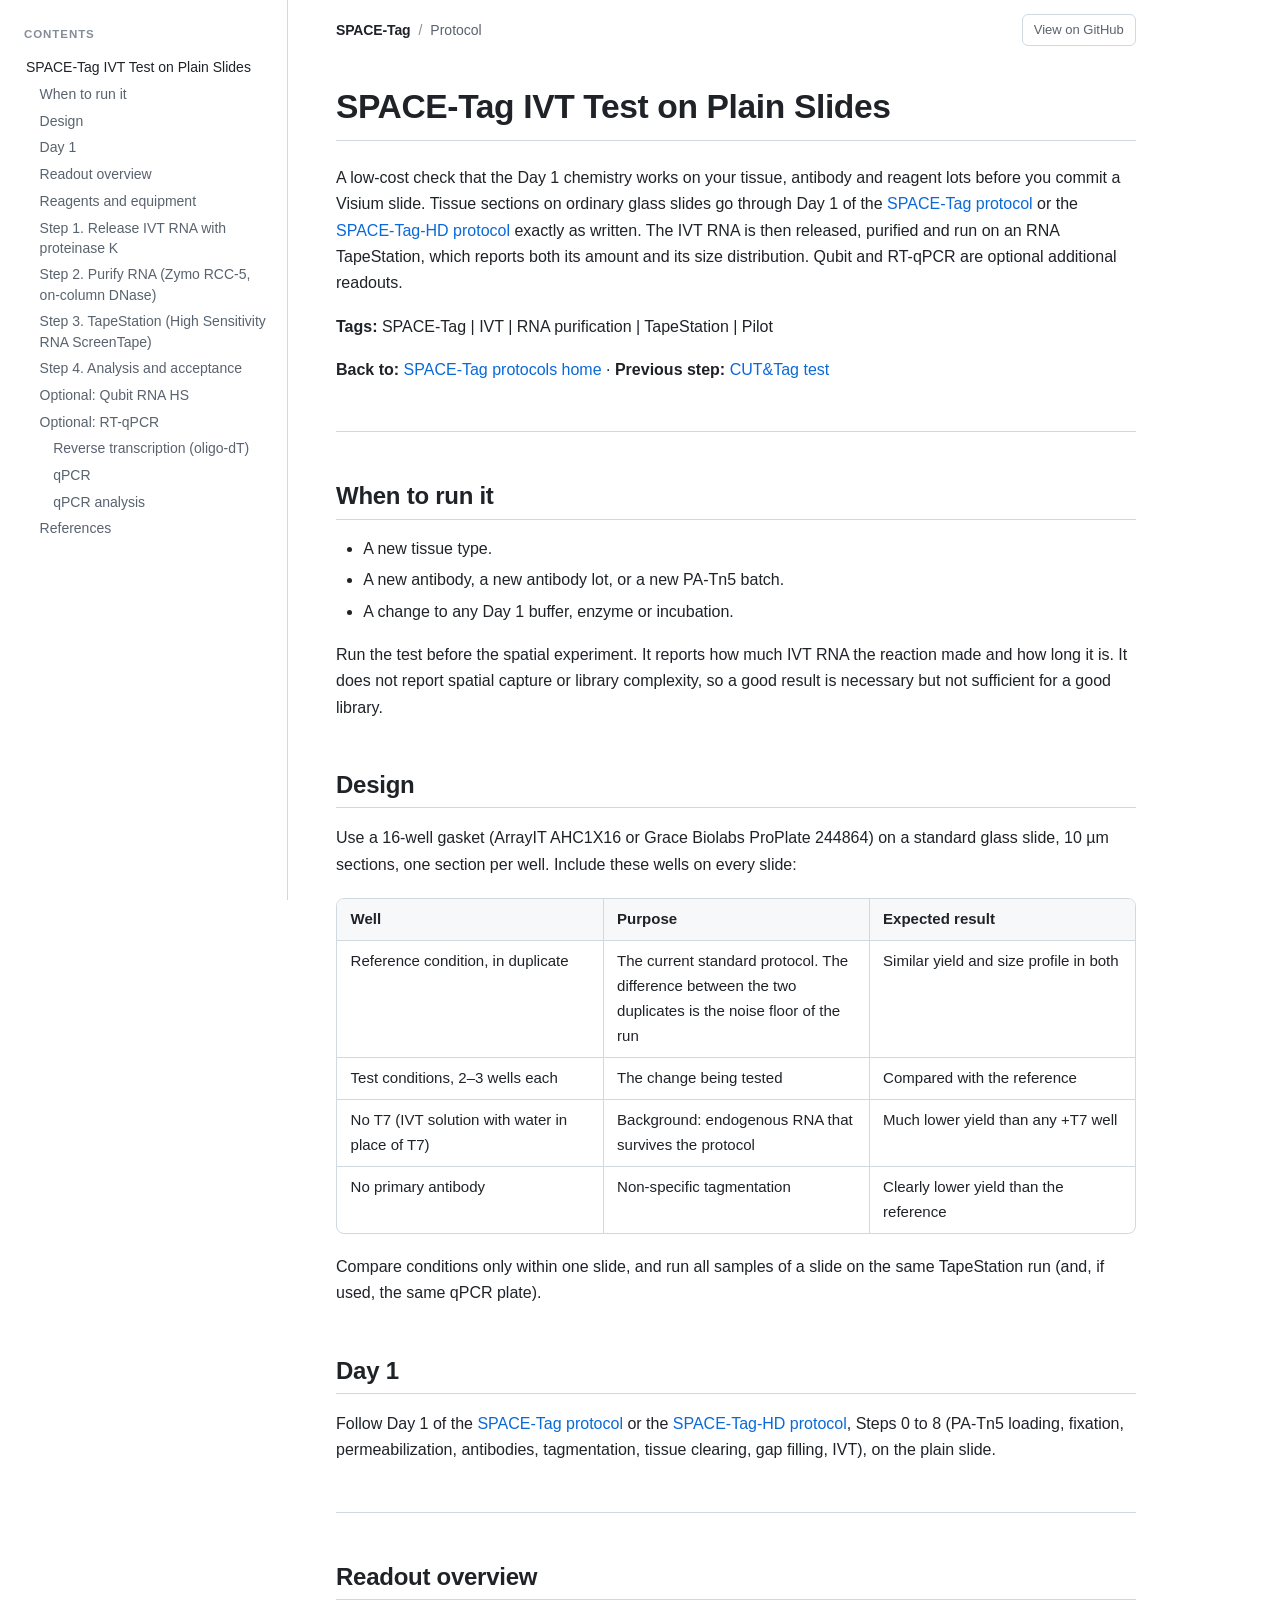
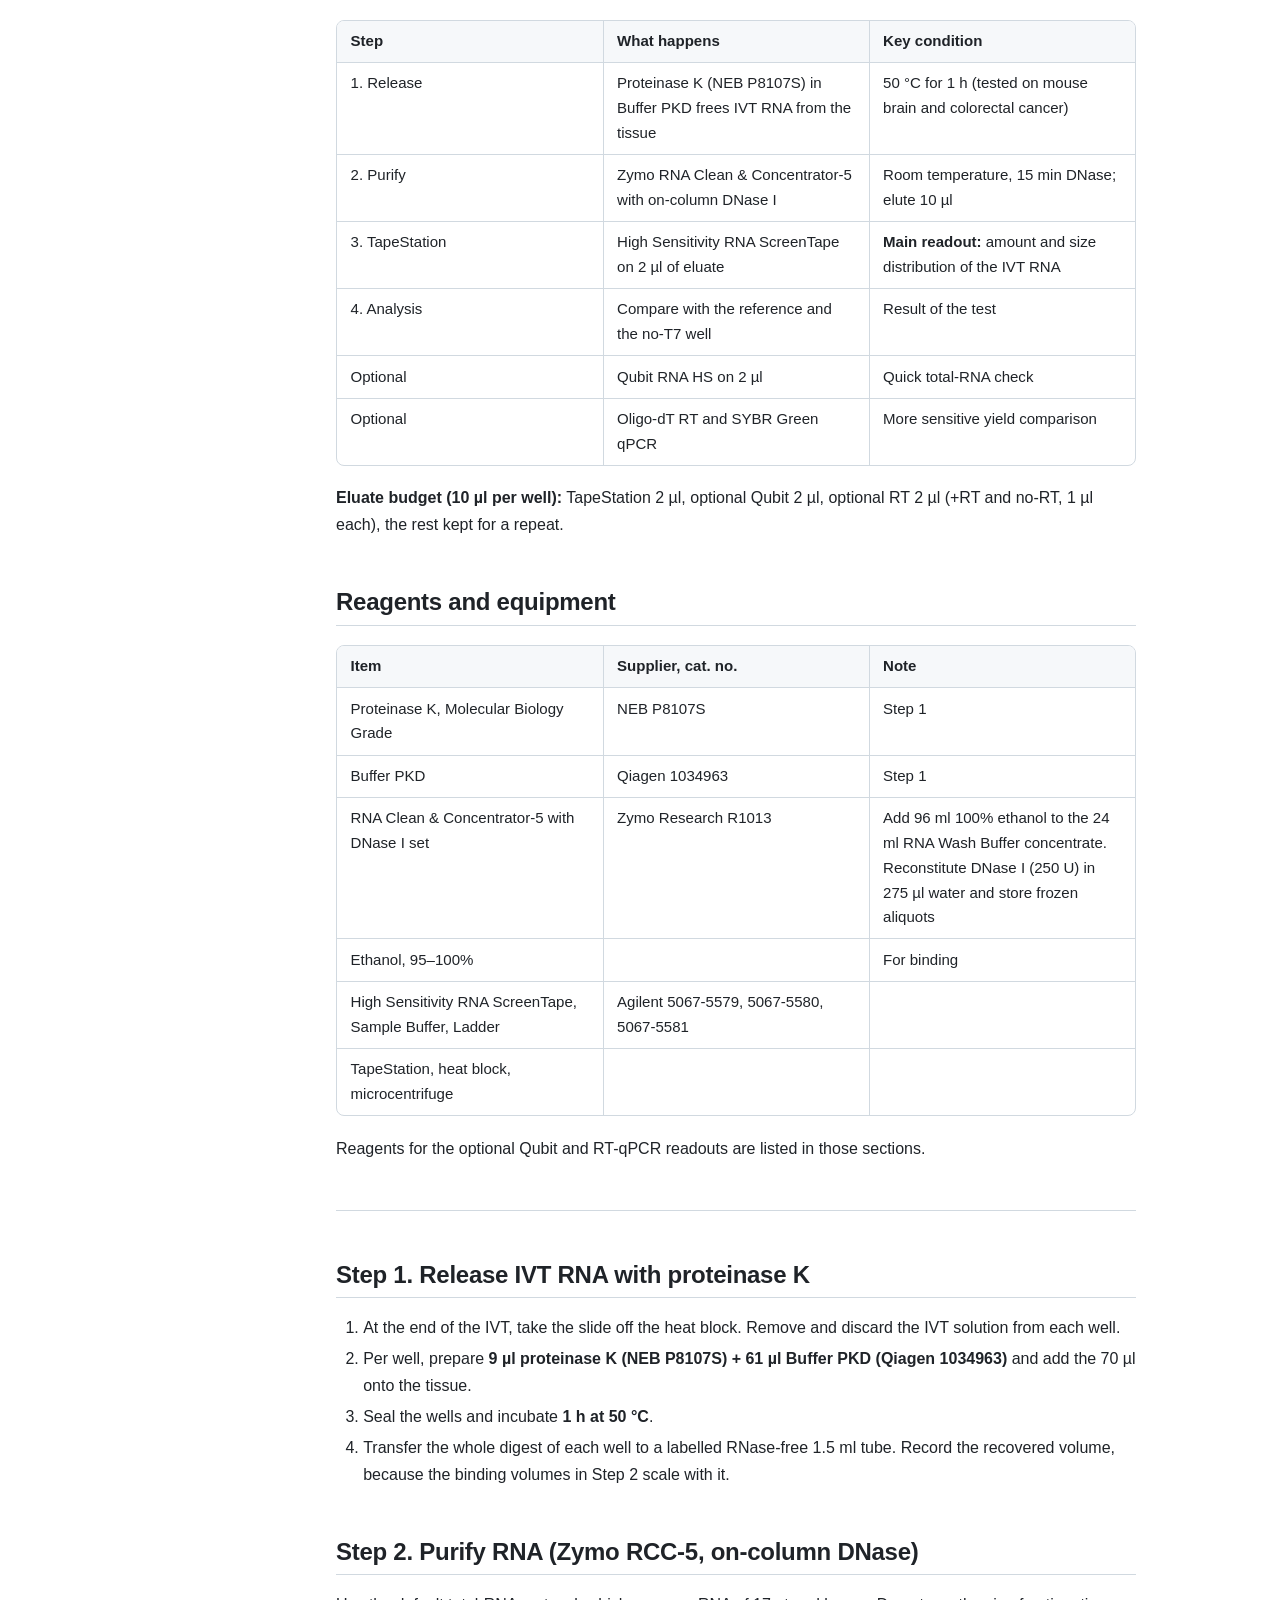
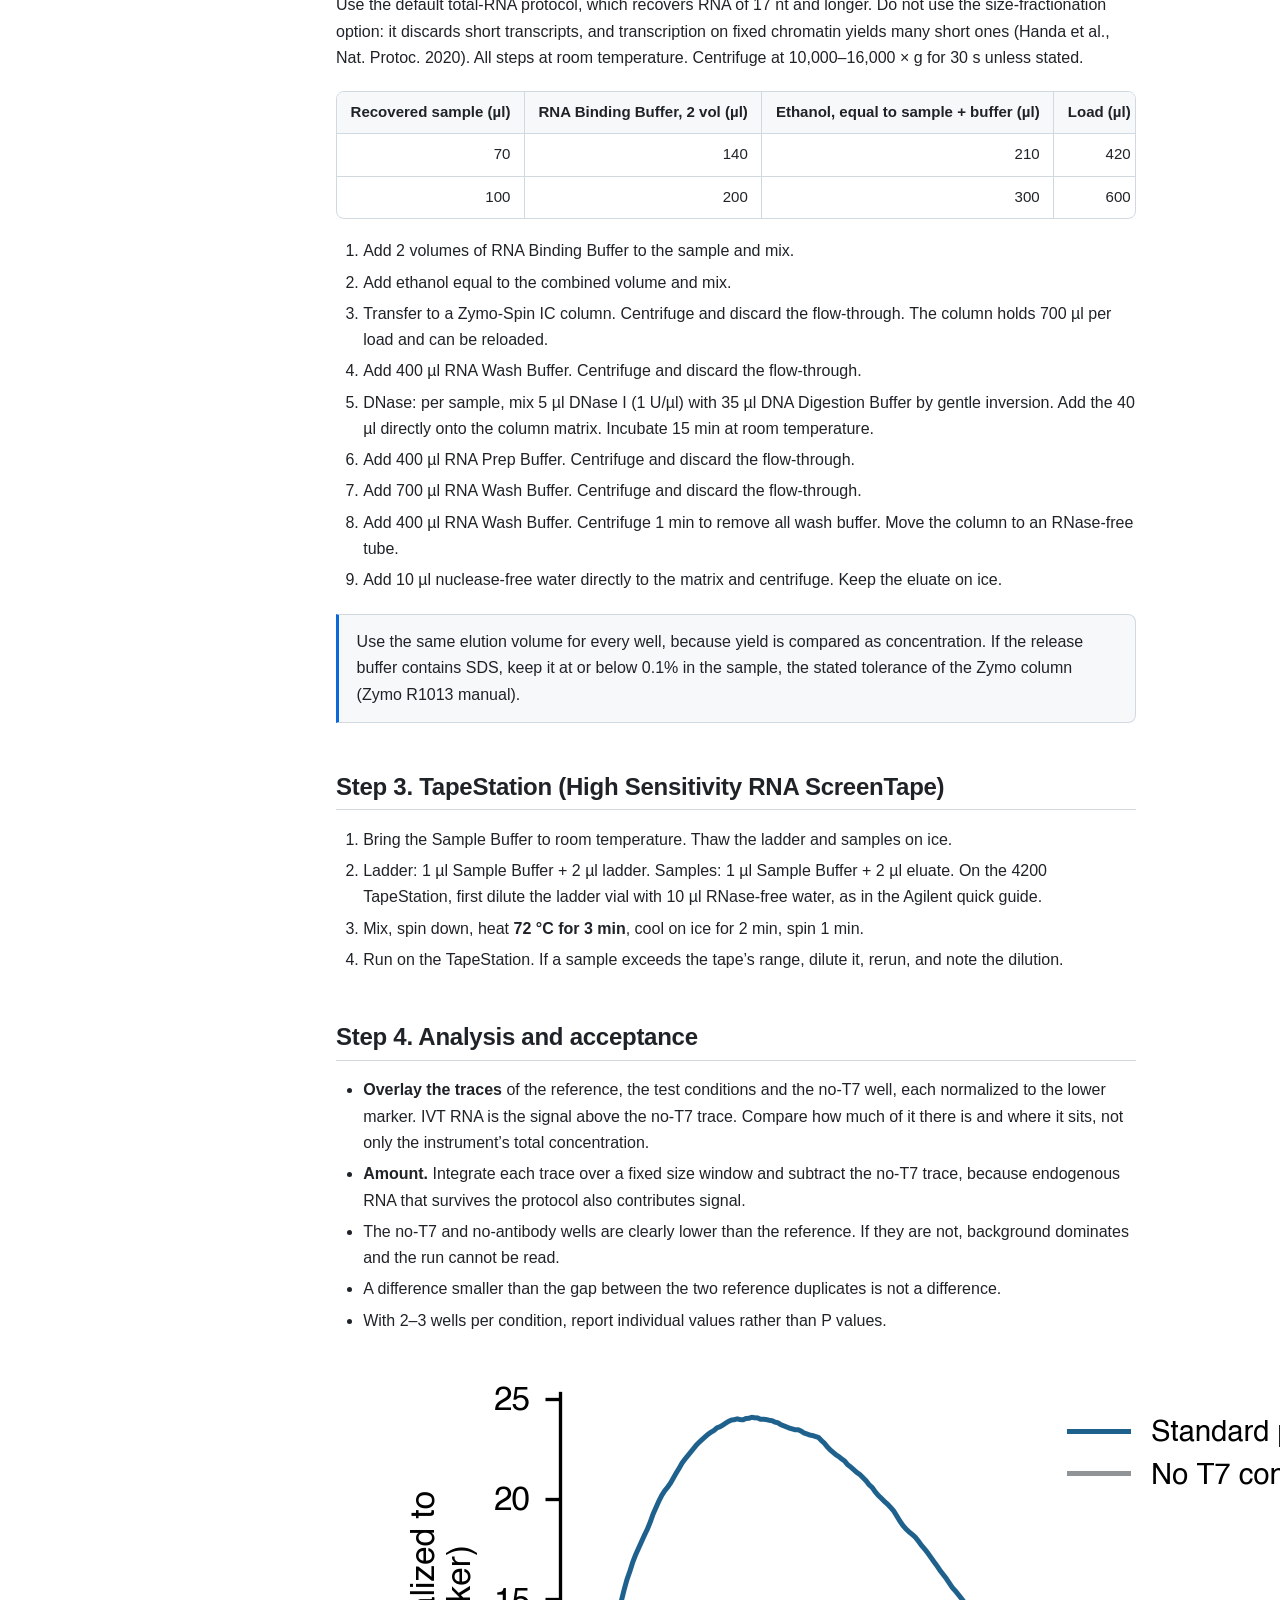
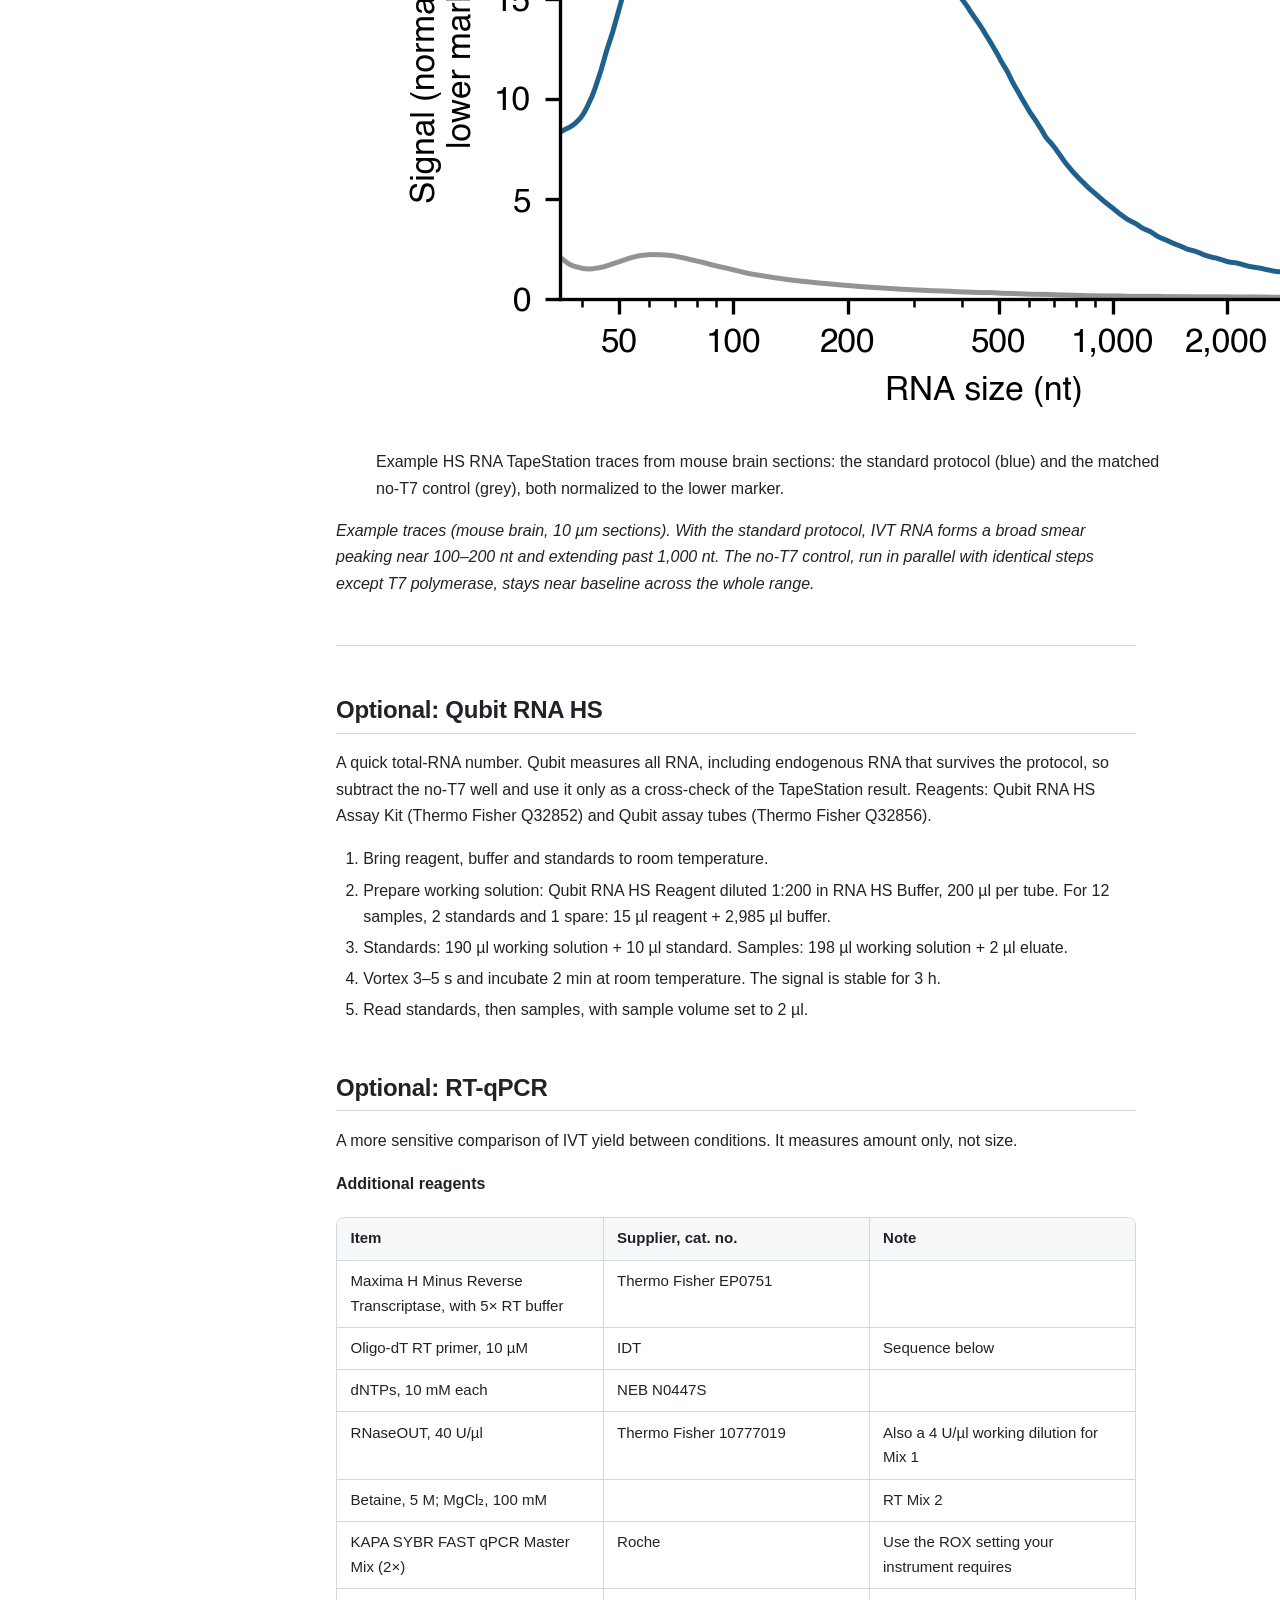
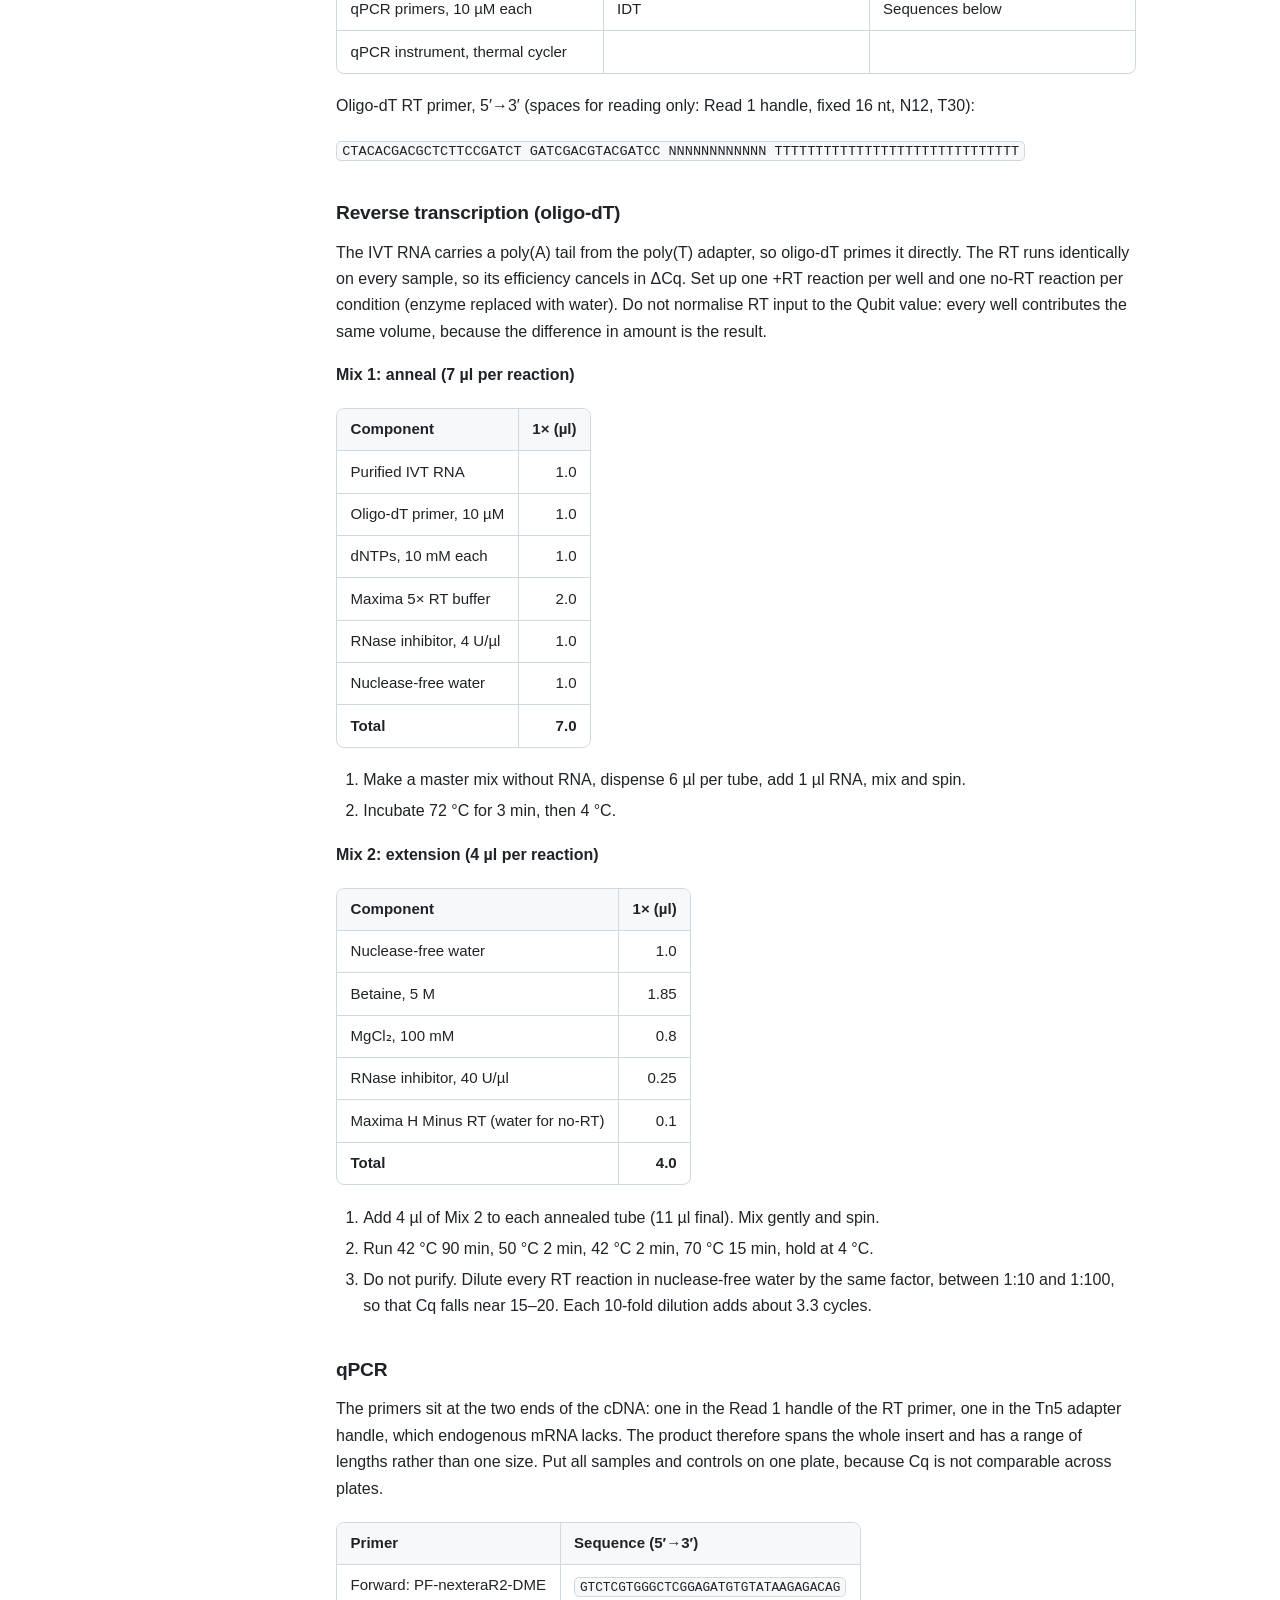
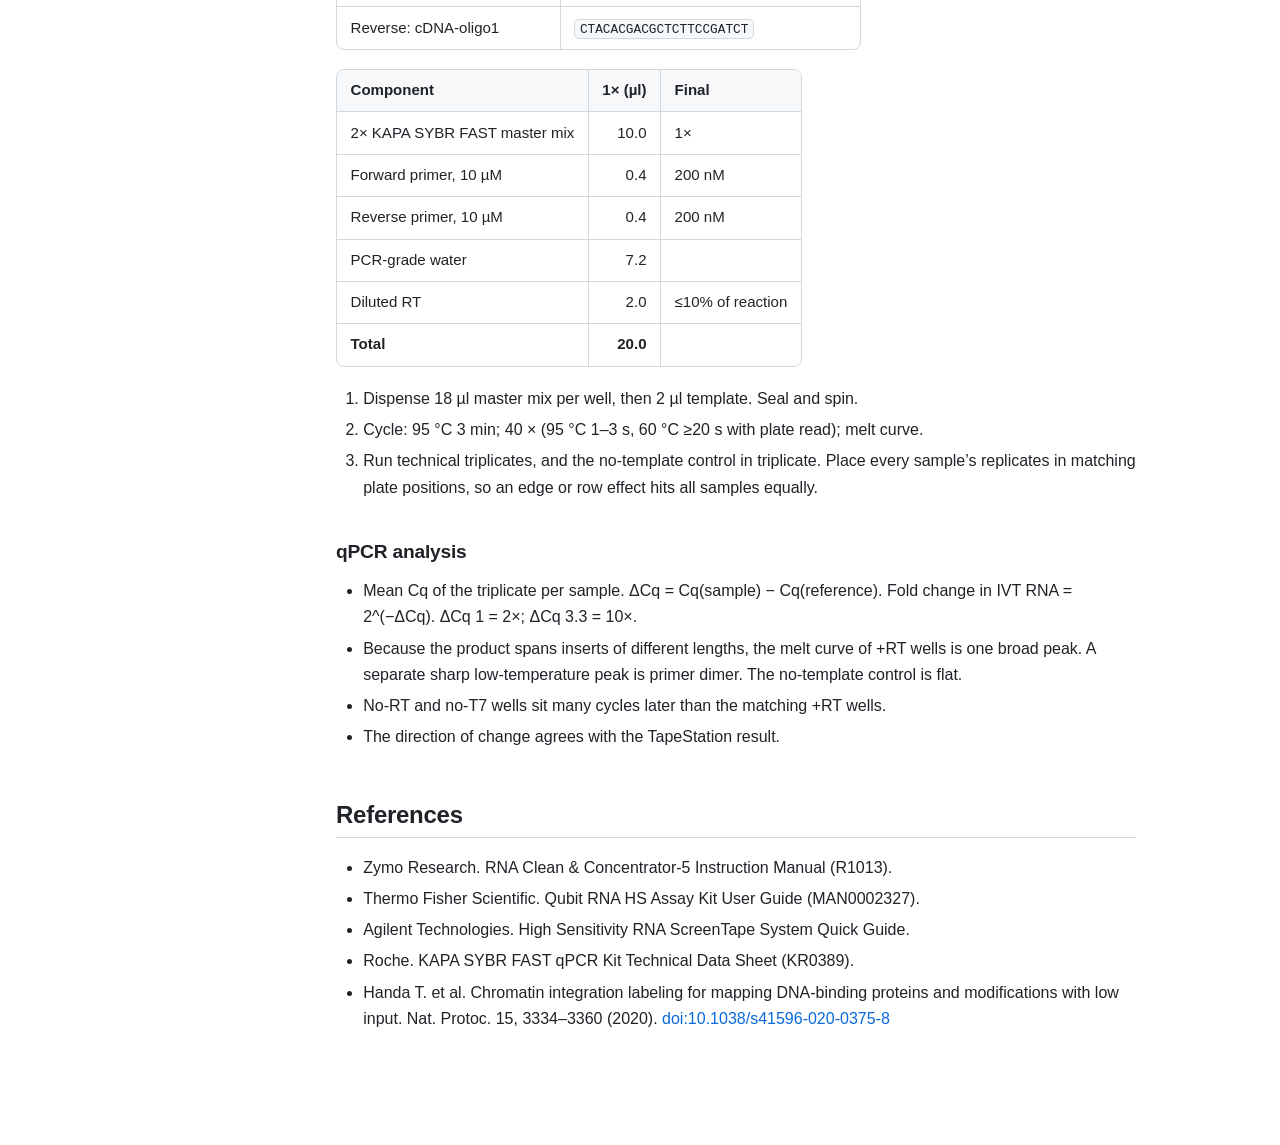
<file: ivt-test.html>
<!DOCTYPE html>
<html xmlns="http://www.w3.org/1999/xhtml" lang xml:lang>
<head>
  <meta charset="utf-8" />
  <meta name="generator" content="pandoc" />
  <meta name="viewport" content="width=device-width, initial-scale=1.0, user-scalable=yes" />
  <title>SPACE-Tag IVT Test on Plain Slides</title>
  <style>
code{white-space: pre-wrap;}
span.smallcaps{font-variant: small-caps;}
div.columns{display: flex; gap: min(4vw, 1.5em);}
div.column{flex: auto; overflow-x: auto;}
div.hanging-indent{margin-left: 1.5em; text-indent: -1.5em;}
ul.task-list{list-style: none;}
ul.task-list li input[type="checkbox"] {
width: 0.8em;
margin: 0 0.8em 0.2em -1.6em;
vertical-align: middle;
}
.display.math{display: block; text-align: center; margin: 0.5rem auto;}
</style>
  <style type="text/css">
:root {
--fg: #1f2328;
--muted: #59636e;
--faint: #848d97;
--accent: #0969da;
--border: #d1d9e0;
--bg-soft: #f6f8fa;
--bg: #ffffff;
--sidebar-w: 18rem;
--content-w: 50rem;
}
@media (prefers-color-scheme: dark) {
:root {
--fg: #e6edf3;
--muted: #9198a1;
--faint: #6e7681;
--accent: #4493f8;
--border: #30363d;
--bg-soft: #161b22;
--bg: #0d1117;
}
}
* { box-sizing: border-box; }
html { -webkit-text-size-adjust: 100%; scroll-behavior: smooth; }
body {
font-family: -apple-system, BlinkMacSystemFont, "Segoe UI", "Noto Sans",
Helvetica, Arial, sans-serif;
font-size: 16px;
line-height: 1.65;
color: var(--fg);
background: var(--bg);
margin: 0;
padding: 0 1.5rem 6rem;
word-wrap: break-word;
}

.topbar {
display: flex;
align-items: center;
gap: .5rem;
font-size: .875rem;
padding: .9rem 0 1.6rem;
color: var(--muted);
}
.topbar-mark { font-weight: 600; color: var(--fg); letter-spacing: -.01em; }
.topbar-sep { color: var(--faint); }
.topbar-label { color: var(--muted); }
.topbar-link {
margin-left: auto;
color: var(--muted);
border: 1px solid var(--border);
border-radius: 6px;
padding: .25rem .7rem;
font-size: .8125rem;
text-decoration: none;
white-space: nowrap;
}
.topbar-link:hover { color: var(--accent); border-color: var(--accent); text-decoration: none; }


body > *:not(nav#TOC) {
max-width: var(--content-w);
margin-right: auto;
}

h1, h2, h3, h4, h5, h6 {
margin: 2em 0 .7em;
font-weight: 600;
line-height: 1.3;
letter-spacing: -.011em;
scroll-margin-top: 1.5rem;
}
h1 { font-size: 2.1em; margin-top: .4em; padding-bottom: .35em; border-bottom: 1px solid var(--border); }
h2 { font-size: 1.5em; padding-bottom: .3em; border-bottom: 1px solid var(--border); }
h3 { font-size: 1.2em; }
h4 { font-size: 1em; color: var(--muted); text-transform: uppercase; letter-spacing: .05em; font-size: .82em; }

a { color: var(--accent); text-decoration: none; }
a:hover { text-decoration: underline; }
p { margin: 0 0 1.05em; }
ul, ol { margin: 0 0 1.05em; padding-left: 1.7em; }
li + li { margin-top: .3em; }
li > ul, li > ol { margin-top: .3em; margin-bottom: .3em; }
strong { font-weight: 600; }

code {
font-family: ui-monospace, SFMono-Regular, "SF Mono", Menlo, Consolas,
"Liberation Mono", monospace;
font-size: 85%;
background: var(--bg-soft);
border: 1px solid var(--border);
border-radius: 5px;
padding: .12em .38em;
}
pre {
background: var(--bg-soft);
border: 1px solid var(--border);
border-radius: 8px;
padding: 1em 1.1em;
overflow-x: auto;
line-height: 1.5;
font-size: .9em;
}
pre code { background: none; border: 0; padding: 0; font-size: 100%; }

blockquote {
margin: 1.3em 0;
padding: .85em 1.1em;
background: var(--bg-soft);
border: 1px solid var(--border);
border-left: 3px solid var(--accent);
border-radius: 0 8px 8px 0;
color: var(--fg);
}
blockquote > :first-child { margin-top: 0; }
blockquote > :last-child { margin-bottom: 0; }

table {
border-collapse: collapse;
display: block;
width: fit-content;
max-width: 100%;
overflow-x: auto;
margin: 1.3em 0;
font-size: .94em;
border: 1px solid var(--border);
border-radius: 8px;
}
th, td {
border-bottom: 1px solid var(--border);
border-right: 1px solid var(--border);
padding: .55em .9em;
text-align: left;
vertical-align: top;
}
th:last-child, td:last-child { border-right: 0; }
tbody tr:last-child td { border-bottom: 0; }
th { background: var(--bg-soft); font-weight: 600; white-space: nowrap; }

hr { height: 1px; border: 0; background: var(--border); margin: 3em 0; }

nav#TOC {
font-size: .875rem;
line-height: 1.45;
}
nav#TOC::before {
content: "Contents";
display: block;
font-weight: 600;
font-size: .72rem;
color: var(--faint);
text-transform: uppercase;
letter-spacing: .08em;
margin-bottom: .75rem;
}
nav#TOC ul { list-style: none; margin: 0; padding-left: .85rem; }
nav#TOC > ul { padding-left: 0; }
nav#TOC li { margin: 0; }
nav#TOC a {
display: block;
padding: .2rem 0;
color: var(--muted);
border-left: 2px solid transparent;
padding-left: .6rem;
margin-left: -.6rem;
}
nav#TOC a:hover {
color: var(--accent);
border-left-color: var(--accent);
text-decoration: none;
}
nav#TOC > ul > li > a { color: var(--fg); font-weight: 500; }

@media (min-width: 1080px) {
body { padding-left: calc(var(--sidebar-w) + 3rem); }
nav#TOC {
position: fixed;
top: 0;
left: 0;
bottom: 0;
width: var(--sidebar-w);
padding: 1.6rem 1.1rem 2rem 1.5rem;
overflow-y: auto;
overscroll-behavior: contain;
border-right: 1px solid var(--border);
background: var(--bg);
}
nav#TOC::-webkit-scrollbar { width: 8px; }
nav#TOC::-webkit-scrollbar-thumb { background: var(--border); border-radius: 4px; }
}

@media (max-width: 1079px) {
nav#TOC {
max-width: var(--content-w);
margin: 0 auto 2.5rem;
padding: 1rem 1.2rem;
background: var(--bg-soft);
border: 1px solid var(--border);
border-radius: 8px;
}
}
@media (max-width: 600px) {
body { padding-left: 1rem; padding-right: 1rem; font-size: 15px; }
h1 { font-size: 1.65em; }
h2 { font-size: 1.3em; }
.topbar-link { display: none; }
}
</style>
  <!--[if lt IE 9]>
    <script src="//cdnjs.cloudflare.com/ajax/libs/html5shiv/3.7.3/html5shiv-printshiv.min.js"></script>
  <![endif]-->
</head>
<body>
<div class="topbar">
  <span class="topbar-mark">SPACE-Tag</span>
  <span class="topbar-sep">/</span>
  <span class="topbar-label">Protocol</span>
  <a class="topbar-link" href="https://github.com/chaoyan115/SPACE-Tag-protocol">View on GitHub</a>
</div>
<nav id="TOC" role="doc-toc">
<ul>
<li><a href="#space-tag-ivt-test-on-plain-slides" id="toc-space-tag-ivt-test-on-plain-slides">SPACE-Tag IVT Test on Plain
Slides</a>
<ul>
<li><a href="#when-to-run-it" id="toc-when-to-run-it">When to run
it</a></li>
<li><a href="#design" id="toc-design">Design</a></li>
<li><a href="#day-1" id="toc-day-1">Day 1</a></li>
<li><a href="#readout-overview" id="toc-readout-overview">Readout
overview</a></li>
<li><a href="#reagents-and-equipment" id="toc-reagents-and-equipment">Reagents and equipment</a></li>
<li><a href="#step-1.-release-ivt-rna-with-proteinase-k" id="toc-step-1.-release-ivt-rna-with-proteinase-k">Step 1. Release IVT
RNA with proteinase K</a></li>
<li><a href="#step-2.-purify-rna-zymo-rcc-5-on-column-dnase" id="toc-step-2.-purify-rna-zymo-rcc-5-on-column-dnase">Step 2. Purify
RNA (Zymo RCC-5, on-column DNase)</a></li>
<li><a href="#step-3.-tapestation-high-sensitivity-rna-screentape" id="toc-step-3.-tapestation-high-sensitivity-rna-screentape">Step 3.
TapeStation (High Sensitivity RNA ScreenTape)</a></li>
<li><a href="#step-4.-analysis-and-acceptance" id="toc-step-4.-analysis-and-acceptance">Step 4. Analysis and
acceptance</a></li>
<li><a href="#optional-qubit-rna-hs" id="toc-optional-qubit-rna-hs">Optional: Qubit RNA HS</a></li>
<li><a href="#optional-rt-qpcr" id="toc-optional-rt-qpcr">Optional:
RT-qPCR</a>
<ul>
<li><a href="#reverse-transcription-oligo-dt" id="toc-reverse-transcription-oligo-dt">Reverse transcription
(oligo-dT)</a></li>
<li><a href="#qpcr" id="toc-qpcr">qPCR</a></li>
<li><a href="#qpcr-analysis" id="toc-qpcr-analysis">qPCR
analysis</a></li>
</ul></li>
<li><a href="#references" id="toc-references">References</a></li>
</ul></li>
</ul>
</nav>
<h1 id="space-tag-ivt-test-on-plain-slides">SPACE-Tag IVT Test on Plain
Slides</h1>
<p>A low-cost check that the Day 1 chemistry works on your tissue,
antibody and reagent lots before you commit a Visium slide. Tissue
sections on ordinary glass slides go through Day 1 of the <a href="index.html">SPACE-Tag protocol</a> or the <a href="https://chaoyan115.github.io/SPACE-Tag-HD-protocol/">SPACE-Tag-HD
protocol</a> exactly as written. The IVT RNA is then released, purified
and run on an RNA TapeStation, which reports both its amount and its
size distribution. Qubit and RT-qPCR are optional additional
readouts.</p>
<p><strong>Tags:</strong> SPACE-Tag | IVT | RNA purification |
TapeStation | Pilot</p>
<p><strong>Back to:</strong> <a href="start.html">SPACE-Tag protocols
home</a> · <strong>Previous step:</strong> <a href="cuttag-test.html">CUT&amp;Tag test</a></p>
<hr />
<h2 id="when-to-run-it">When to run it</h2>
<ul>
<li>A new tissue type.</li>
<li>A new antibody, a new antibody lot, or a new PA-Tn5 batch.</li>
<li>A change to any Day 1 buffer, enzyme or incubation.</li>
</ul>
<p>Run the test before the spatial experiment. It reports how much IVT
RNA the reaction made and how long it is. It does not report spatial
capture or library complexity, so a good result is necessary but not
sufficient for a good library.</p>
<h2 id="design">Design</h2>
<p>Use a 16-well gasket (ArrayIT AHC1X16 or Grace Biolabs ProPlate
244864) on a standard glass slide, 10 µm sections, one section per well.
Include these wells on every slide:</p>
<table>
<colgroup>
<col style="width: 33%" />
<col style="width: 33%" />
<col style="width: 33%" />
</colgroup>
<thead>
<tr class="header">
<th>Well</th>
<th>Purpose</th>
<th>Expected result</th>
</tr>
</thead>
<tbody>
<tr class="odd">
<td>Reference condition, in duplicate</td>
<td>The current standard protocol. The difference between the two
duplicates is the noise floor of the run</td>
<td>Similar yield and size profile in both</td>
</tr>
<tr class="even">
<td>Test conditions, 2–3 wells each</td>
<td>The change being tested</td>
<td>Compared with the reference</td>
</tr>
<tr class="odd">
<td>No T7 (IVT solution with water in place of T7)</td>
<td>Background: endogenous RNA that survives the protocol</td>
<td>Much lower yield than any +T7 well</td>
</tr>
<tr class="even">
<td>No primary antibody</td>
<td>Non-specific tagmentation</td>
<td>Clearly lower yield than the reference</td>
</tr>
</tbody>
</table>
<p>Compare conditions only within one slide, and run all samples of a
slide on the same TapeStation run (and, if used, the same qPCR
plate).</p>
<h2 id="day-1">Day 1</h2>
<p>Follow Day 1 of the <a href="index.html">SPACE-Tag protocol</a> or
the <a href="https://chaoyan115.github.io/SPACE-Tag-HD-protocol/">SPACE-Tag-HD
protocol</a>, Steps 0 to 8 (PA-Tn5 loading, fixation, permeabilization,
antibodies, tagmentation, tissue clearing, gap filling, IVT), on the
plain slide.</p>
<hr />
<h2 id="readout-overview">Readout overview</h2>
<table>
<colgroup>
<col style="width: 33%" />
<col style="width: 33%" />
<col style="width: 33%" />
</colgroup>
<thead>
<tr class="header">
<th>Step</th>
<th>What happens</th>
<th>Key condition</th>
</tr>
</thead>
<tbody>
<tr class="odd">
<td>1. Release</td>
<td>Proteinase K (NEB P8107S) in Buffer PKD frees IVT RNA from the
tissue</td>
<td>50 °C for 1 h (tested on mouse brain and colorectal cancer)</td>
</tr>
<tr class="even">
<td>2. Purify</td>
<td>Zymo RNA Clean &amp; Concentrator-5 with on-column DNase I</td>
<td>Room temperature, 15 min DNase; elute 10 µl</td>
</tr>
<tr class="odd">
<td>3. TapeStation</td>
<td>High Sensitivity RNA ScreenTape on 2 µl of eluate</td>
<td><strong>Main readout:</strong> amount and size distribution of the
IVT RNA</td>
</tr>
<tr class="even">
<td>4. Analysis</td>
<td>Compare with the reference and the no-T7 well</td>
<td>Result of the test</td>
</tr>
<tr class="odd">
<td>Optional</td>
<td>Qubit RNA HS on 2 µl</td>
<td>Quick total-RNA check</td>
</tr>
<tr class="even">
<td>Optional</td>
<td>Oligo-dT RT and SYBR Green qPCR</td>
<td>More sensitive yield comparison</td>
</tr>
</tbody>
</table>
<p><strong>Eluate budget (10 µl per well):</strong> TapeStation 2 µl,
optional Qubit 2 µl, optional RT 2 µl (+RT and no-RT, 1 µl each), the
rest kept for a repeat.</p>
<h2 id="reagents-and-equipment">Reagents and equipment</h2>
<table>
<colgroup>
<col style="width: 33%" />
<col style="width: 33%" />
<col style="width: 33%" />
</colgroup>
<thead>
<tr class="header">
<th>Item</th>
<th>Supplier, cat. no.</th>
<th>Note</th>
</tr>
</thead>
<tbody>
<tr class="odd">
<td>Proteinase K, Molecular Biology Grade</td>
<td>NEB P8107S</td>
<td>Step 1</td>
</tr>
<tr class="even">
<td>Buffer PKD</td>
<td>Qiagen 1034963</td>
<td>Step 1</td>
</tr>
<tr class="odd">
<td>RNA Clean &amp; Concentrator-5 with DNase I set</td>
<td>Zymo Research R1013</td>
<td>Add 96 ml 100% ethanol to the 24 ml RNA Wash Buffer concentrate.
Reconstitute DNase I (250 U) in 275 µl water and store frozen
aliquots</td>
</tr>
<tr class="even">
<td>Ethanol, 95–100%</td>
<td></td>
<td>For binding</td>
</tr>
<tr class="odd">
<td>High Sensitivity RNA ScreenTape, Sample Buffer, Ladder</td>
<td>Agilent 5067-5579, 5067-5580, 5067-5581</td>
<td></td>
</tr>
<tr class="even">
<td>TapeStation, heat block, microcentrifuge</td>
<td></td>
<td></td>
</tr>
</tbody>
</table>
<p>Reagents for the optional Qubit and RT-qPCR readouts are listed in
those sections.</p>
<hr />
<h2 id="step-1.-release-ivt-rna-with-proteinase-k">Step 1. Release IVT
RNA with proteinase K</h2>
<ol type="1">
<li>At the end of the IVT, take the slide off the heat block. Remove and
discard the IVT solution from each well.</li>
<li>Per well, prepare <strong>9 µl proteinase K (NEB P8107S) + 61 µl
Buffer PKD (Qiagen 1034963)</strong> and add the 70 µl onto the
tissue.</li>
<li>Seal the wells and incubate <strong>1 h at 50 °C</strong>.</li>
<li>Transfer the whole digest of each well to a labelled RNase-free 1.5
ml tube. Record the recovered volume, because the binding volumes in
Step 2 scale with it.</li>
</ol>
<h2 id="step-2.-purify-rna-zymo-rcc-5-on-column-dnase">Step 2. Purify
RNA (Zymo RCC-5, on-column DNase)</h2>
<p>Use the default total-RNA protocol, which recovers RNA of 17 nt and
longer. Do not use the size-fractionation option: it discards short
transcripts, and transcription on fixed chromatin yields many short ones
(Handa et al., Nat. Protoc. 2020). All steps at room temperature.
Centrifuge at 10,000–16,000 × g for 30 s unless stated.</p>
<table>
<colgroup>
<col style="width: 25%" />
<col style="width: 25%" />
<col style="width: 25%" />
<col style="width: 25%" />
</colgroup>
<thead>
<tr class="header">
<th style="text-align: right;">Recovered sample (µl)</th>
<th style="text-align: right;">RNA Binding Buffer, 2 vol (µl)</th>
<th style="text-align: right;">Ethanol, equal to sample + buffer
(µl)</th>
<th style="text-align: right;">Load (µl)</th>
</tr>
</thead>
<tbody>
<tr class="odd">
<td style="text-align: right;">70</td>
<td style="text-align: right;">140</td>
<td style="text-align: right;">210</td>
<td style="text-align: right;">420</td>
</tr>
<tr class="even">
<td style="text-align: right;">100</td>
<td style="text-align: right;">200</td>
<td style="text-align: right;">300</td>
<td style="text-align: right;">600</td>
</tr>
</tbody>
</table>
<ol type="1">
<li>Add 2 volumes of RNA Binding Buffer to the sample and mix.</li>
<li>Add ethanol equal to the combined volume and mix.</li>
<li>Transfer to a Zymo-Spin IC column. Centrifuge and discard the
flow-through. The column holds 700 µl per load and can be reloaded.</li>
<li>Add 400 µl RNA Wash Buffer. Centrifuge and discard the
flow-through.</li>
<li>DNase: per sample, mix 5 µl DNase I (1 U/µl) with 35 µl DNA
Digestion Buffer by gentle inversion. Add the 40 µl directly onto the
column matrix. Incubate 15 min at room temperature.</li>
<li>Add 400 µl RNA Prep Buffer. Centrifuge and discard the
flow-through.</li>
<li>Add 700 µl RNA Wash Buffer. Centrifuge and discard the
flow-through.</li>
<li>Add 400 µl RNA Wash Buffer. Centrifuge 1 min to remove all wash
buffer. Move the column to an RNase-free tube.</li>
<li>Add 10 µl nuclease-free water directly to the matrix and centrifuge.
Keep the eluate on ice.</li>
</ol>
<blockquote>
<p>Use the same elution volume for every well, because yield is compared
as concentration. If the release buffer contains SDS, keep it at or
below 0.1% in the sample, the stated tolerance of the Zymo column (Zymo
R1013 manual).</p>
</blockquote>
<h2 id="step-3.-tapestation-high-sensitivity-rna-screentape">Step 3.
TapeStation (High Sensitivity RNA ScreenTape)</h2>
<ol type="1">
<li>Bring the Sample Buffer to room temperature. Thaw the ladder and
samples on ice.</li>
<li>Ladder: 1 µl Sample Buffer + 2 µl ladder. Samples: 1 µl Sample
Buffer + 2 µl eluate. On the 4200 TapeStation, first dilute the ladder
vial with 10 µl RNase-free water, as in the Agilent quick guide.</li>
<li>Mix, spin down, heat <strong>72 °C for 3 min</strong>, cool on ice
for 2 min, spin 1 min.</li>
<li>Run on the TapeStation. If a sample exceeds the tape’s range, dilute
it, rerun, and note the dilution.</li>
</ol>
<h2 id="step-4.-analysis-and-acceptance">Step 4. Analysis and
acceptance</h2>
<ul>
<li><strong>Overlay the traces</strong> of the reference, the test
conditions and the no-T7 well, each normalized to the lower marker. IVT
RNA is the signal above the no-T7 trace. Compare how much of it there is
and where it sits, not only the instrument’s total concentration.</li>
<li><strong>Amount.</strong> Integrate each trace over a fixed size
window and subtract the no-T7 trace, because endogenous RNA that
survives the protocol also contributes signal.</li>
<li>The no-T7 and no-antibody wells are clearly lower than the
reference. If they are not, background dominates and the run cannot be
read.</li>
<li>A difference smaller than the gap between the two reference
duplicates is not a difference.</li>
<li>With 2–3 wells per condition, report individual values rather than P
values.</li>
</ul>
<figure>
<img src="[data-uri]" alt="Example HS RNA TapeStation traces from mouse brain sections: the standard protocol (blue) and the matched no-T7 control (grey), both normalized to the lower marker." />
<figcaption aria-hidden="true">Example HS RNA TapeStation traces from
mouse brain sections: the standard protocol (blue) and the matched no-T7
control (grey), both normalized to the lower marker.</figcaption>
</figure>
<p><em>Example traces (mouse brain, 10 µm sections). With the standard
protocol, IVT RNA forms a broad smear peaking near 100–200 nt and
extending past 1,000 nt. The no-T7 control, run in parallel with
identical steps except T7 polymerase, stays near baseline across the
whole range.</em></p>
<hr />
<h2 id="optional-qubit-rna-hs">Optional: Qubit RNA HS</h2>
<p>A quick total-RNA number. Qubit measures all RNA, including
endogenous RNA that survives the protocol, so subtract the no-T7 well
and use it only as a cross-check of the TapeStation result. Reagents:
Qubit RNA HS Assay Kit (Thermo Fisher Q32852) and Qubit assay tubes
(Thermo Fisher Q32856).</p>
<ol type="1">
<li>Bring reagent, buffer and standards to room temperature.</li>
<li>Prepare working solution: Qubit RNA HS Reagent diluted 1:200 in RNA
HS Buffer, 200 µl per tube. For 12 samples, 2 standards and 1 spare: 15
µl reagent + 2,985 µl buffer.</li>
<li>Standards: 190 µl working solution + 10 µl standard. Samples: 198 µl
working solution + 2 µl eluate.</li>
<li>Vortex 3–5 s and incubate 2 min at room temperature. The signal is
stable for 3 h.</li>
<li>Read standards, then samples, with sample volume set to 2 µl.</li>
</ol>
<h2 id="optional-rt-qpcr">Optional: RT-qPCR</h2>
<p>A more sensitive comparison of IVT yield between conditions. It
measures amount only, not size.</p>
<p><strong>Additional reagents</strong></p>
<table>
<colgroup>
<col style="width: 33%" />
<col style="width: 33%" />
<col style="width: 33%" />
</colgroup>
<thead>
<tr class="header">
<th>Item</th>
<th>Supplier, cat. no.</th>
<th>Note</th>
</tr>
</thead>
<tbody>
<tr class="odd">
<td>Maxima H Minus Reverse Transcriptase, with 5× RT buffer</td>
<td>Thermo Fisher EP0751</td>
<td></td>
</tr>
<tr class="even">
<td>Oligo-dT RT primer, 10 µM</td>
<td>IDT</td>
<td>Sequence below</td>
</tr>
<tr class="odd">
<td>dNTPs, 10 mM each</td>
<td>NEB N0447S</td>
<td></td>
</tr>
<tr class="even">
<td>RNaseOUT, 40 U/µl</td>
<td>Thermo Fisher 10777019</td>
<td>Also a 4 U/µl working dilution for Mix 1</td>
</tr>
<tr class="odd">
<td>Betaine, 5 M; MgCl₂, 100 mM</td>
<td></td>
<td>RT Mix 2</td>
</tr>
<tr class="even">
<td>KAPA SYBR FAST qPCR Master Mix (2×)</td>
<td>Roche</td>
<td>Use the ROX setting your instrument requires</td>
</tr>
<tr class="odd">
<td>qPCR primers, 10 µM each</td>
<td>IDT</td>
<td>Sequences below</td>
</tr>
<tr class="even">
<td>qPCR instrument, thermal cycler</td>
<td></td>
<td></td>
</tr>
</tbody>
</table>
<p>Oligo-dT RT primer, 5′→3′ (spaces for reading only: Read 1 handle,
fixed 16 nt, N12, T30):</p>
<p><code>CTACACGACGCTCTTCCGATCT GATCGACGTACGATCC NNNNNNNNNNNN TTTTTTTTTTTTTTTTTTTTTTTTTTTTTT</code></p>
<h3 id="reverse-transcription-oligo-dt">Reverse transcription
(oligo-dT)</h3>
<p>The IVT RNA carries a poly(A) tail from the poly(T) adapter, so
oligo-dT primes it directly. The RT runs identically on every sample, so
its efficiency cancels in ΔCq. Set up one +RT reaction per well and one
no-RT reaction per condition (enzyme replaced with water). Do not
normalise RT input to the Qubit value: every well contributes the same
volume, because the difference in amount is the result.</p>
<p><strong>Mix 1: anneal (7 µl per reaction)</strong></p>
<table>
<thead>
<tr class="header">
<th>Component</th>
<th style="text-align: right;">1× (µl)</th>
</tr>
</thead>
<tbody>
<tr class="odd">
<td>Purified IVT RNA</td>
<td style="text-align: right;">1.0</td>
</tr>
<tr class="even">
<td>Oligo-dT primer, 10 µM</td>
<td style="text-align: right;">1.0</td>
</tr>
<tr class="odd">
<td>dNTPs, 10 mM each</td>
<td style="text-align: right;">1.0</td>
</tr>
<tr class="even">
<td>Maxima 5× RT buffer</td>
<td style="text-align: right;">2.0</td>
</tr>
<tr class="odd">
<td>RNase inhibitor, 4 U/µl</td>
<td style="text-align: right;">1.0</td>
</tr>
<tr class="even">
<td>Nuclease-free water</td>
<td style="text-align: right;">1.0</td>
</tr>
<tr class="odd">
<td><strong>Total</strong></td>
<td style="text-align: right;"><strong>7.0</strong></td>
</tr>
</tbody>
</table>
<ol type="1">
<li>Make a master mix without RNA, dispense 6 µl per tube, add 1 µl RNA,
mix and spin.</li>
<li>Incubate 72 °C for 3 min, then 4 °C.</li>
</ol>
<p><strong>Mix 2: extension (4 µl per reaction)</strong></p>
<table>
<thead>
<tr class="header">
<th>Component</th>
<th style="text-align: right;">1× (µl)</th>
</tr>
</thead>
<tbody>
<tr class="odd">
<td>Nuclease-free water</td>
<td style="text-align: right;">1.0</td>
</tr>
<tr class="even">
<td>Betaine, 5 M</td>
<td style="text-align: right;">1.85</td>
</tr>
<tr class="odd">
<td>MgCl₂, 100 mM</td>
<td style="text-align: right;">0.8</td>
</tr>
<tr class="even">
<td>RNase inhibitor, 40 U/µl</td>
<td style="text-align: right;">0.25</td>
</tr>
<tr class="odd">
<td>Maxima H Minus RT (water for no-RT)</td>
<td style="text-align: right;">0.1</td>
</tr>
<tr class="even">
<td><strong>Total</strong></td>
<td style="text-align: right;"><strong>4.0</strong></td>
</tr>
</tbody>
</table>
<ol type="1">
<li>Add 4 µl of Mix 2 to each annealed tube (11 µl final). Mix gently
and spin.</li>
<li>Run 42 °C 90 min, 50 °C 2 min, 42 °C 2 min, 70 °C 15 min, hold at 4
°C.</li>
<li>Do not purify. Dilute every RT reaction in nuclease-free water by
the same factor, between 1:10 and 1:100, so that Cq falls near 15–20.
Each 10-fold dilution adds about 3.3 cycles.</li>
</ol>
<h3 id="qpcr">qPCR</h3>
<p>The primers sit at the two ends of the cDNA: one in the Read 1 handle
of the RT primer, one in the Tn5 adapter handle, which endogenous mRNA
lacks. The product therefore spans the whole insert and has a range of
lengths rather than one size. Put all samples and controls on one plate,
because Cq is not comparable across plates.</p>
<table>
<thead>
<tr class="header">
<th>Primer</th>
<th>Sequence (5′→3′)</th>
</tr>
</thead>
<tbody>
<tr class="odd">
<td>Forward: PF-nexteraR2-DME</td>
<td><code>GTCTCGTGGGCTCGGAGATGTGTATAAGAGACAG</code></td>
</tr>
<tr class="even">
<td>Reverse: cDNA-oligo1</td>
<td><code>CTACACGACGCTCTTCCGATCT</code></td>
</tr>
</tbody>
</table>
<table>
<thead>
<tr class="header">
<th>Component</th>
<th style="text-align: right;">1× (µl)</th>
<th>Final</th>
</tr>
</thead>
<tbody>
<tr class="odd">
<td>2× KAPA SYBR FAST master mix</td>
<td style="text-align: right;">10.0</td>
<td>1×</td>
</tr>
<tr class="even">
<td>Forward primer, 10 µM</td>
<td style="text-align: right;">0.4</td>
<td>200 nM</td>
</tr>
<tr class="odd">
<td>Reverse primer, 10 µM</td>
<td style="text-align: right;">0.4</td>
<td>200 nM</td>
</tr>
<tr class="even">
<td>PCR-grade water</td>
<td style="text-align: right;">7.2</td>
<td></td>
</tr>
<tr class="odd">
<td>Diluted RT</td>
<td style="text-align: right;">2.0</td>
<td>≤10% of reaction</td>
</tr>
<tr class="even">
<td><strong>Total</strong></td>
<td style="text-align: right;"><strong>20.0</strong></td>
<td></td>
</tr>
</tbody>
</table>
<ol type="1">
<li>Dispense 18 µl master mix per well, then 2 µl template. Seal and
spin.</li>
<li>Cycle: 95 °C 3 min; 40 × (95 °C 1–3 s, 60 °C ≥20 s with plate read);
melt curve.</li>
<li>Run technical triplicates, and the no-template control in
triplicate. Place every sample’s replicates in matching plate positions,
so an edge or row effect hits all samples equally.</li>
</ol>
<h3 id="qpcr-analysis">qPCR analysis</h3>
<ul>
<li>Mean Cq of the triplicate per sample. ΔCq = Cq(sample) −
Cq(reference). Fold change in IVT RNA = 2^(−ΔCq). ΔCq 1 = 2×; ΔCq 3.3 =
10×.</li>
<li>Because the product spans inserts of different lengths, the melt
curve of +RT wells is one broad peak. A separate sharp low-temperature
peak is primer dimer. The no-template control is flat.</li>
<li>No-RT and no-T7 wells sit many cycles later than the matching +RT
wells.</li>
<li>The direction of change agrees with the TapeStation result.</li>
</ul>
<h2 id="references">References</h2>
<ul>
<li>Zymo Research. RNA Clean &amp; Concentrator-5 Instruction Manual
(R1013).</li>
<li>Thermo Fisher Scientific. Qubit RNA HS Assay Kit User Guide
(MAN0002327).</li>
<li>Agilent Technologies. High Sensitivity RNA ScreenTape System Quick
Guide.</li>
<li>Roche. KAPA SYBR FAST qPCR Kit Technical Data Sheet (KR0389).</li>
<li>Handa T. et al. Chromatin integration labeling for mapping
DNA-binding proteins and modifications with low input. Nat. Protoc. 15,
3334–3360 (2020). <a href="https://doi.org/10.1038/s41596-020-0375-8">doi:10.1038/s41596-020-0375-8</a></li>
</ul>
</body>
</html>
</file>
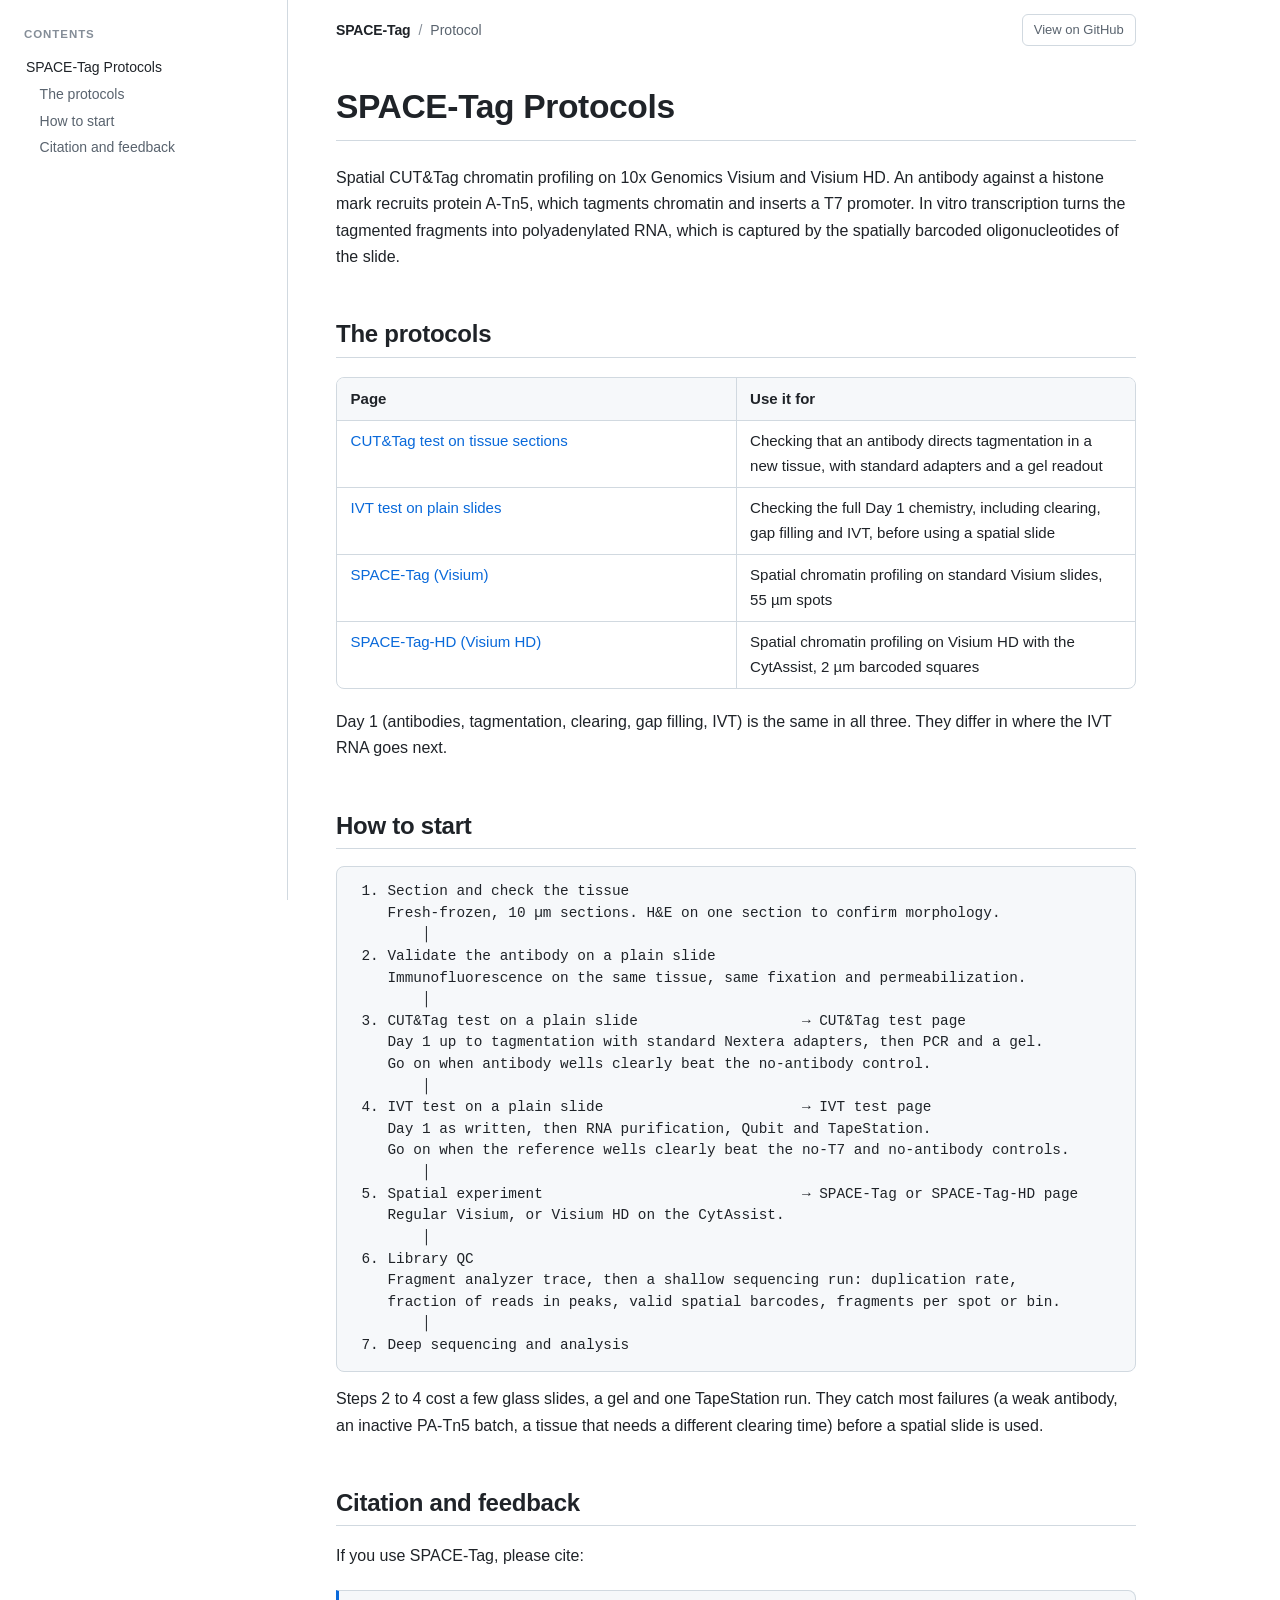
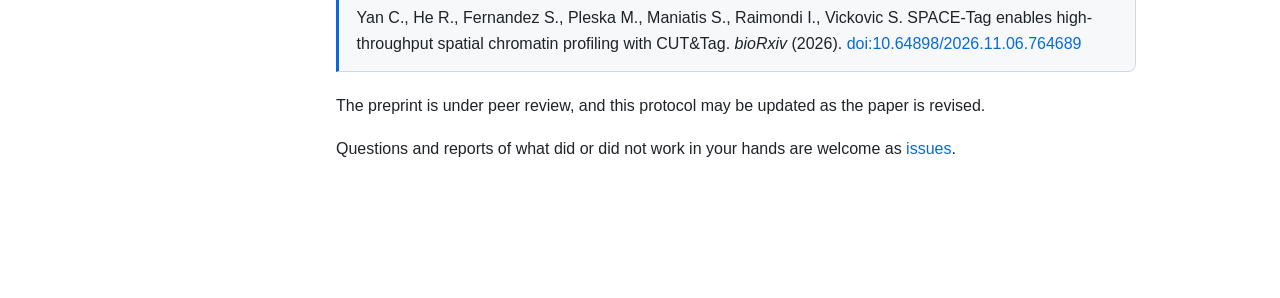
<file: start.html>
<!DOCTYPE html>
<html xmlns="http://www.w3.org/1999/xhtml" lang xml:lang>
<head>
  <meta charset="utf-8" />
  <meta name="generator" content="pandoc" />
  <meta name="viewport" content="width=device-width, initial-scale=1.0, user-scalable=yes" />
  <title>SPACE-Tag Protocols</title>
  <style>
code{white-space: pre-wrap;}
span.smallcaps{font-variant: small-caps;}
div.columns{display: flex; gap: min(4vw, 1.5em);}
div.column{flex: auto; overflow-x: auto;}
div.hanging-indent{margin-left: 1.5em; text-indent: -1.5em;}
ul.task-list{list-style: none;}
ul.task-list li input[type="checkbox"] {
width: 0.8em;
margin: 0 0.8em 0.2em -1.6em;
vertical-align: middle;
}
.display.math{display: block; text-align: center; margin: 0.5rem auto;}
</style>
  <style type="text/css">
:root {
--fg: #1f2328;
--muted: #59636e;
--faint: #848d97;
--accent: #0969da;
--border: #d1d9e0;
--bg-soft: #f6f8fa;
--bg: #ffffff;
--sidebar-w: 18rem;
--content-w: 50rem;
}
@media (prefers-color-scheme: dark) {
:root {
--fg: #e6edf3;
--muted: #9198a1;
--faint: #6e7681;
--accent: #4493f8;
--border: #30363d;
--bg-soft: #161b22;
--bg: #0d1117;
}
}
* { box-sizing: border-box; }
html { -webkit-text-size-adjust: 100%; scroll-behavior: smooth; }
body {
font-family: -apple-system, BlinkMacSystemFont, "Segoe UI", "Noto Sans",
Helvetica, Arial, sans-serif;
font-size: 16px;
line-height: 1.65;
color: var(--fg);
background: var(--bg);
margin: 0;
padding: 0 1.5rem 6rem;
word-wrap: break-word;
}

.topbar {
display: flex;
align-items: center;
gap: .5rem;
font-size: .875rem;
padding: .9rem 0 1.6rem;
color: var(--muted);
}
.topbar-mark { font-weight: 600; color: var(--fg); letter-spacing: -.01em; }
.topbar-sep { color: var(--faint); }
.topbar-label { color: var(--muted); }
.topbar-link {
margin-left: auto;
color: var(--muted);
border: 1px solid var(--border);
border-radius: 6px;
padding: .25rem .7rem;
font-size: .8125rem;
text-decoration: none;
white-space: nowrap;
}
.topbar-link:hover { color: var(--accent); border-color: var(--accent); text-decoration: none; }


body > *:not(nav#TOC) {
max-width: var(--content-w);
margin-right: auto;
}

h1, h2, h3, h4, h5, h6 {
margin: 2em 0 .7em;
font-weight: 600;
line-height: 1.3;
letter-spacing: -.011em;
scroll-margin-top: 1.5rem;
}
h1 { font-size: 2.1em; margin-top: .4em; padding-bottom: .35em; border-bottom: 1px solid var(--border); }
h2 { font-size: 1.5em; padding-bottom: .3em; border-bottom: 1px solid var(--border); }
h3 { font-size: 1.2em; }
h4 { font-size: 1em; color: var(--muted); text-transform: uppercase; letter-spacing: .05em; font-size: .82em; }

a { color: var(--accent); text-decoration: none; }
a:hover { text-decoration: underline; }
p { margin: 0 0 1.05em; }
ul, ol { margin: 0 0 1.05em; padding-left: 1.7em; }
li + li { margin-top: .3em; }
li > ul, li > ol { margin-top: .3em; margin-bottom: .3em; }
strong { font-weight: 600; }

code {
font-family: ui-monospace, SFMono-Regular, "SF Mono", Menlo, Consolas,
"Liberation Mono", monospace;
font-size: 85%;
background: var(--bg-soft);
border: 1px solid var(--border);
border-radius: 5px;
padding: .12em .38em;
}
pre {
background: var(--bg-soft);
border: 1px solid var(--border);
border-radius: 8px;
padding: 1em 1.1em;
overflow-x: auto;
line-height: 1.5;
font-size: .9em;
}
pre code { background: none; border: 0; padding: 0; font-size: 100%; }

blockquote {
margin: 1.3em 0;
padding: .85em 1.1em;
background: var(--bg-soft);
border: 1px solid var(--border);
border-left: 3px solid var(--accent);
border-radius: 0 8px 8px 0;
color: var(--fg);
}
blockquote > :first-child { margin-top: 0; }
blockquote > :last-child { margin-bottom: 0; }

table {
border-collapse: collapse;
display: block;
width: fit-content;
max-width: 100%;
overflow-x: auto;
margin: 1.3em 0;
font-size: .94em;
border: 1px solid var(--border);
border-radius: 8px;
}
th, td {
border-bottom: 1px solid var(--border);
border-right: 1px solid var(--border);
padding: .55em .9em;
text-align: left;
vertical-align: top;
}
th:last-child, td:last-child { border-right: 0; }
tbody tr:last-child td { border-bottom: 0; }
th { background: var(--bg-soft); font-weight: 600; white-space: nowrap; }

hr { height: 1px; border: 0; background: var(--border); margin: 3em 0; }

nav#TOC {
font-size: .875rem;
line-height: 1.45;
}
nav#TOC::before {
content: "Contents";
display: block;
font-weight: 600;
font-size: .72rem;
color: var(--faint);
text-transform: uppercase;
letter-spacing: .08em;
margin-bottom: .75rem;
}
nav#TOC ul { list-style: none; margin: 0; padding-left: .85rem; }
nav#TOC > ul { padding-left: 0; }
nav#TOC li { margin: 0; }
nav#TOC a {
display: block;
padding: .2rem 0;
color: var(--muted);
border-left: 2px solid transparent;
padding-left: .6rem;
margin-left: -.6rem;
}
nav#TOC a:hover {
color: var(--accent);
border-left-color: var(--accent);
text-decoration: none;
}
nav#TOC > ul > li > a { color: var(--fg); font-weight: 500; }

@media (min-width: 1080px) {
body { padding-left: calc(var(--sidebar-w) + 3rem); }
nav#TOC {
position: fixed;
top: 0;
left: 0;
bottom: 0;
width: var(--sidebar-w);
padding: 1.6rem 1.1rem 2rem 1.5rem;
overflow-y: auto;
overscroll-behavior: contain;
border-right: 1px solid var(--border);
background: var(--bg);
}
nav#TOC::-webkit-scrollbar { width: 8px; }
nav#TOC::-webkit-scrollbar-thumb { background: var(--border); border-radius: 4px; }
}

@media (max-width: 1079px) {
nav#TOC {
max-width: var(--content-w);
margin: 0 auto 2.5rem;
padding: 1rem 1.2rem;
background: var(--bg-soft);
border: 1px solid var(--border);
border-radius: 8px;
}
}
@media (max-width: 600px) {
body { padding-left: 1rem; padding-right: 1rem; font-size: 15px; }
h1 { font-size: 1.65em; }
h2 { font-size: 1.3em; }
.topbar-link { display: none; }
}
</style>
  <!--[if lt IE 9]>
    <script src="//cdnjs.cloudflare.com/ajax/libs/html5shiv/3.7.3/html5shiv-printshiv.min.js"></script>
  <![endif]-->
</head>
<body>
<div class="topbar">
  <span class="topbar-mark">SPACE-Tag</span>
  <span class="topbar-sep">/</span>
  <span class="topbar-label">Protocol</span>
  <a class="topbar-link" href="https://github.com/chaoyan115/SPACE-Tag-protocol">View on GitHub</a>
</div>
<nav id="TOC" role="doc-toc">
<ul>
<li><a href="#space-tag-protocols" id="toc-space-tag-protocols">SPACE-Tag Protocols</a>
<ul>
<li><a href="#the-protocols" id="toc-the-protocols">The
protocols</a></li>
<li><a href="#how-to-start" id="toc-how-to-start">How to start</a></li>
<li><a href="#citation-and-feedback" id="toc-citation-and-feedback">Citation and feedback</a></li>
</ul></li>
</ul>
</nav>
<h1 id="space-tag-protocols">SPACE-Tag Protocols</h1>
<p>Spatial CUT&amp;Tag chromatin profiling on 10x Genomics Visium and
Visium HD. An antibody against a histone mark recruits protein A-Tn5,
which tagments chromatin and inserts a T7 promoter. In vitro
transcription turns the tagmented fragments into polyadenylated RNA,
which is captured by the spatially barcoded oligonucleotides of the
slide.</p>
<h2 id="the-protocols">The protocols</h2>
<table>
<colgroup>
<col style="width: 50%" />
<col style="width: 50%" />
</colgroup>
<thead>
<tr class="header">
<th>Page</th>
<th>Use it for</th>
</tr>
</thead>
<tbody>
<tr class="odd">
<td><a href="cuttag-test.html">CUT&amp;Tag test on tissue
sections</a></td>
<td>Checking that an antibody directs tagmentation in a new tissue, with
standard adapters and a gel readout</td>
</tr>
<tr class="even">
<td><a href="ivt-test.html">IVT test on plain slides</a></td>
<td>Checking the full Day 1 chemistry, including clearing, gap filling
and IVT, before using a spatial slide</td>
</tr>
<tr class="odd">
<td><a href="index.html">SPACE-Tag (Visium)</a></td>
<td>Spatial chromatin profiling on standard Visium slides, 55 µm
spots</td>
</tr>
<tr class="even">
<td><a href="https://chaoyan115.github.io/SPACE-Tag-HD-protocol/">SPACE-Tag-HD
(Visium HD)</a></td>
<td>Spatial chromatin profiling on Visium HD with the CytAssist, 2 µm
barcoded squares</td>
</tr>
</tbody>
</table>
<p>Day 1 (antibodies, tagmentation, clearing, gap filling, IVT) is the
same in all three. They differ in where the IVT RNA goes next.</p>
<h2 id="how-to-start">How to start</h2>
<pre><code> 1. Section and check the tissue
    Fresh-frozen, 10 µm sections. H&amp;E on one section to confirm morphology.
        │
 2. Validate the antibody on a plain slide
    Immunofluorescence on the same tissue, same fixation and permeabilization.
        │
 3. CUT&amp;Tag test on a plain slide                   → CUT&amp;Tag test page
    Day 1 up to tagmentation with standard Nextera adapters, then PCR and a gel.
    Go on when antibody wells clearly beat the no-antibody control.
        │
 4. IVT test on a plain slide                       → IVT test page
    Day 1 as written, then RNA purification, Qubit and TapeStation.
    Go on when the reference wells clearly beat the no-T7 and no-antibody controls.
        │
 5. Spatial experiment                              → SPACE-Tag or SPACE-Tag-HD page
    Regular Visium, or Visium HD on the CytAssist.
        │
 6. Library QC
    Fragment analyzer trace, then a shallow sequencing run: duplication rate,
    fraction of reads in peaks, valid spatial barcodes, fragments per spot or bin.
        │
 7. Deep sequencing and analysis</code></pre>
<p>Steps 2 to 4 cost a few glass slides, a gel and one TapeStation run.
They catch most failures (a weak antibody, an inactive PA-Tn5 batch, a
tissue that needs a different clearing time) before a spatial slide is
used.</p>
<h2 id="citation-and-feedback">Citation and feedback</h2>
<p>If you use SPACE-Tag, please cite:</p>
<blockquote>
<p>Yan C., He R., Fernandez S., Pleska M., Maniatis S., Raimondi I.,
Vickovic S. SPACE-Tag enables high-throughput spatial chromatin
profiling with CUT&amp;Tag. <em>bioRxiv</em> (2026). <a href="https://doi.org/10.64898/2026.11.06.764689">doi:10.64898/2026.11.06.764689</a></p>
</blockquote>
<p>The preprint is under peer review, and this protocol may be updated
as the paper is revised.</p>
<p>Questions and reports of what did or did not work in your hands are
welcome as <a href="https://github.com/chaoyan115/SPACE-Tag-protocol/issues">issues</a>.</p>
</body>
</html>
</file>
